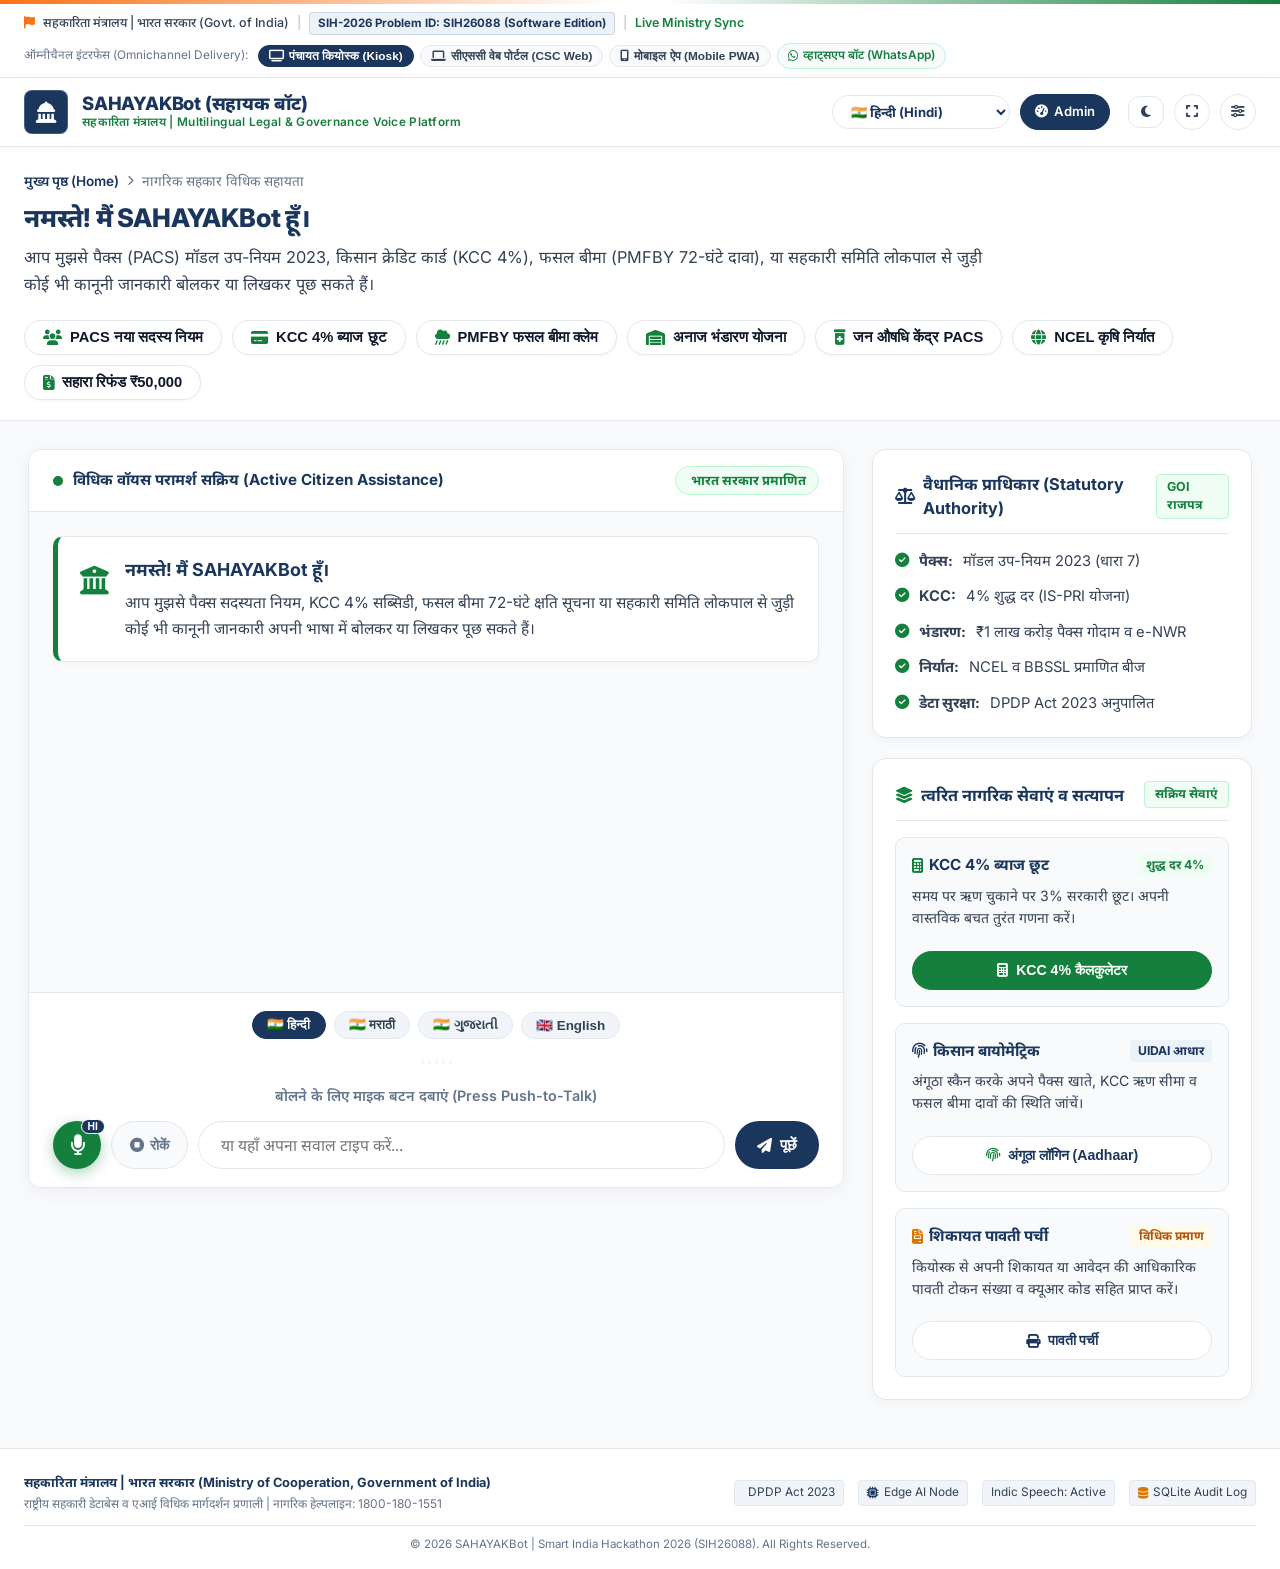
<file: public/index.html>
<!DOCTYPE html>
<html lang="hi">
<head>
  <meta charset="UTF-8">
  <meta name="viewport" content="width=device-width, initial-scale=1.0">
  <title>SAHAYAKBot | AI Cooperative Governance & Legal Platform (SIH26088)</title>
  <link rel="manifest" href="manifest.json">
  <meta name="theme-color" content="#1a365d">
  <meta name="apple-mobile-web-app-capable" content="yes">
  <meta name="apple-mobile-web-app-status-bar-style" content="default">
  
  <!-- Professional Enterprise Typography: Inter & Noto Sans Indic -->
  <link rel="preconnect" href="https://fonts.googleapis.com">
  <link rel="preconnect" href="https://fonts.gstatic.com" crossorigin>
  <link href="https://fonts.googleapis.com/css2?family=Inter:wght@400;500;600;700&family=Noto+Sans+Devanagari:wght@400;500;600;700&family=Noto+Sans+Gujarati:wght@400;500;600;700&display=swap" rel="stylesheet">
  
  <link rel="stylesheet" href="style.css?v=3.8">
  <link rel="stylesheet" href="https://cdnjs.cloudflare.com/ajax/libs/font-awesome/6.4.0/css/all.min.css">
</head>
<body>

  <!-- 1. NATIONAL TRICOLOR TOP ACCENT STRIP -->
  <div class="national-identity-strip"></div>

  <!-- 2. NATIONAL TOP UTILITY BAR (Official Metadata & Omnichannel Switchers) -->
  <div class="national-header-bar" id="viewModeBar">
    <div class="national-header-container">
      
      <div class="nat-left">
        <i class="fa-solid fa-flag" style="color: #f97316;"></i>
        <span>सहकारिता मंत्रालय | भारत सरकार (Govt. of India)</span>
        <span style="opacity: 0.3;">|</span>
        <span class="sih-token" id="i18nProblem">SIH-2026: SIH26088</span>
        <span style="opacity: 0.3;">|</span>
        <span id="i18nStatusSync" style="color: #15803d; font-weight: 600;">
          <i class="fa-solid fa-circle-check"></i> राष्ट्रीय सहकारी डेटाबेस सिंक
        </span>
      </div>

      <div class="nat-modes">
        <span id="i18nModeInfo" style="font-size: 0.74rem; color: var(--text-muted); margin-right: 4px;">मोड:</span>
        <button aria-label="Panchayat Touch Kiosk Display" class="mode-chip active" id="btnModeKiosk" data-mode="kiosk" title="Panchayat Touch Kiosk Display">
          <i class="fa-solid fa-tv"></i> <span id="i18nKioskBtn">कियोस्क</span>
        </button>
        <button aria-label="CSC & PACS Operator Web Portal" class="mode-chip" id="btnModePortal" data-mode="portal" title="CSC & PACS Operator Web Portal">
          <i class="fa-solid fa-laptop"></i> <span id="i18nPortalBtn">सीएससी पोर्टल</span>
        </button>
        <button aria-label="Farmer Smartphone Progressive Web App" class="mode-chip" id="btnModeMobile" data-mode="mobile" title="Farmer Smartphone Progressive Web App">
          <i class="fa-solid fa-mobile-screen"></i> <span id="i18nMobileBtn">मोबाइल ऐप</span>
        </button>
        <a href="whatsapp.html" target="_blank" class="mode-chip" id="btnModeWhatsapp" style="color: #15803d; border-color: #bbf7d0;" title="Farmer WhatsApp Voice & Chat Bot">
          <i class="fa-brands fa-whatsapp"></i> <span id="i18nWhatsappBtn">WhatsApp</span>
        </a>
      </div>

    </div>
  </div>

  <!-- Omnichannel Portal Container (Kiosk, CSC Web Portal, Mobile PWA Frame) -->
  <div id="kioskWrapper" class="portal-wrapper">

    <!-- 3. CRISP, PROFESSIONAL STICKY NAVIGATION BAR -->
    <header class="gov-navbar app-header">
      <div class="gov-nav-container">
        
        <!-- Official Brand -->
        <a href="#" class="gov-brand">
          <div class="gov-emblem-seal">
            <i class="fa-solid fa-landmark-dome"></i>
          </div>
          <div class="gov-brand-text">
            <h1 id="i18nBrandTitle">SAHAYAKBot (सहायक बॉट)</h1>
            <p id="i18nBrandSub">सहकारिता मंत्रालय | AI Cooperative Legal & Governance Platform</p>
          </div>
        </a>

        <!-- Header Right: Essential Admin & Language Tools -->
        <div class="gov-nav-tools">
          
          <!-- Modern Language Selector Dropdown -->
          <select id="languageSelect" class="gov-lang-select" title="भाषा चुनें (Select Language)">
            <option value="hi-IN" selected>🇮🇳 हिन्दी (Hindi)</option>
            <option value="en-IN">🇬🇧 English</option>
            <option value="mr-IN">🇮🇳 मराठी (Marathi)</option>
            <option value="gu-IN">🇮🇳 ગુજરાતી (Gujarati)</option>
          </select>

          <a href="admin.html" target="_blank" class="gov-nav-btn primary" id="adminPortalLink" title="Ministry Admin Telemetry Portal">
            <i class="fa-solid fa-gauge-high"></i> <span id="i18nAdminBtn">Admin Portal</span>
          </a>

          <button class="gov-nav-btn" id="darkModeToggle" title="Toggle Dark Mode" style="border: 1px solid var(--border-light); background: var(--bg-card); color: var(--text-secondary); cursor: pointer; border-radius: var(--radius-card); padding: 8px 12px; margin-left: 8px;">
            <i class="fa-solid fa-moon"></i>
          </button>

          <!-- Utility Icons -->
          <span class="fullscreen-badge-active" id="fullscreenActiveBadge">
            <i class="fa-solid fa-expand"></i> KIOSK FULLSCREEN
          </span>

          <button aria-label="Toggle Fullscreen" id="toggleFullscreenBtn" class="gov-icon-btn" title="Toggle Fullscreen">
            <i class="fa-solid fa-expand"></i>
          </button>

          <button aria-label="Settings" id="openSettingsBtn" class="gov-icon-btn" title="Settings">
            <i class="fa-solid fa-sliders"></i>
          </button>

        </div>

      </div>
    </header>

    <!-- 4. CLEAN MAIN GREETING SECTION (Official Scale, No Oversized AI Text) -->
    <section class="gov-hero-section">
      <div class="gov-hero-container">
        
        <div class="gov-hero-breadcrumbs">
          <a href="#">मुख्य पृष्ठ (Home)</a>
          <i class="fa-solid fa-chevron-right" style="font-size: 0.65rem;"></i>
          <span>नागरिक सहकार विधिक सहायता</span>
        </div>

        <h2 class="gov-hero-heading" id="i18nWelcomeTitle">
          सहकारी समितियाँ (PACS) एवं किसान विधिक व शासन परामर्श
        </h2>

        <p class="gov-hero-subtext" id="i18nWelcomeDesc">
          PACS मॉडल उप-नियम 2023, किसान क्रेडिट कार्ड (KCC 4% शुद्ध दर), PMFBY 72-घंटे क्षति सूचना एवं सहकारी लोकपाल अधिकारों का नागरिक विधिक सहायता पोर्टल।
        </p>

        <!-- Unified Quick Action Questions -->
        <div class="quick-topics-wrapper" id="quickScenarioList">
          <span class="quick-topics-label" id="i18nQuickTitle">
            <i class="fa-solid fa-bolt" style="color: #d97706;"></i>
            <span id="i18nQuickSub">त्वरित प्रश्न:</span>
          </span>
          <button class="topic-card-btn scenario-chip" data-query="PACS में नया सदस्य कैसे बनें?">
            <i class="fa-solid fa-user-plus"></i> <span>PACS नया सदस्य नियम</span>
          </button>
          <button class="topic-card-btn scenario-chip" data-query="KCC पर 4% ब्याज और लोन के क्या नियम हैं?">
            <i class="fa-solid fa-credit-card"></i> <span>KCC लोन व 4% ब्याज छूट</span>
          </button>
          <button class="topic-card-btn scenario-chip" data-query="फसल नुकसान होने पर PMFBY में 72 घंटे में क्लेम कैसे करें?">
            <i class="fa-solid fa-cloud-sun-rain"></i> <span>PMFBY फसल बीमा क्लेम</span>
          </button>
          <button class="topic-card-btn scenario-chip" data-query="सहकारिता क्षेत्र में विश्व की सबसे बड़ी अनाज भंडारण योजना के क्या नियम व लाभ हैं?">
            <i class="fa-solid fa-warehouse"></i> <span>अनाज भंडारण योजना (₹1 लाख करोड़)</span>
          </button>
          <button class="topic-card-btn scenario-chip" data-query="PACS में प्रधानमंत्री भारतीय जन औषधि केंद्र कैसे खोलें?">
            <i class="fa-solid fa-prescription-bottle-medical"></i> <span>जन औषधि केंद्र PACS</span>
          </button>
          <button class="topic-card-btn scenario-chip" data-query="National Cooperative Exports Limited (NCEL) क्या है और इससे किसानों को क्या लाभ है?">
            <i class="fa-solid fa-globe"></i> <span>NCEL कृषि निर्यात</span>
          </button>
          <button class="topic-card-btn scenario-chip" data-query="सहारा रिफंड पोर्टल पर ₹50,000 क्लेम की प्रक्रिया क्या है?">
            <i class="fa-solid fa-money-bill-transfer"></i> <span>सहारा रिफंड ₹50,000</span>
          </button>
        </div>

      </div>
    </section>

    <!-- 5. STRUCTURED 2-COLUMN ENTERPRISE WORKSPACE -->
    <main class="gov-workspace">

      <!-- ==================================================================
           LEFT COLUMN: STRUCTURED CHAT CONTAINER & INPUT FIELD
           ================================================================== -->
      <section class="gov-chat-card">
        
        <!-- Chat Header -->
        <div class="chat-card-header">
          <div class="chat-status-meta">
            <span class="status-indicator-dot"></span>
            <span id="i18nAssistantStatus">विधिक वॉयस परामर्श सक्रिय (Active Citizen Assistance)</span>
          </div>
          <div class="chat-service-tag">
            <i class="fa-solid fa-shield-check" style="color: #15803d;"></i> भारत सरकार प्रमाणित
          </div>
        </div>

        <!-- Chat Feed -->
        <div class="chat-container" id="chatContainer">
          
          <div class="chat-welcome-banner" id="welcomeBanner">
            <div class="welcome-icon">
              <i class="fa-solid fa-building-columns"></i>
            </div>
            <div class="welcome-text">
              <h2>नमस्ते! मैं SAHAYAKBot हूँ।</h2>
              <p>
                आप मुझसे पैक्स सदस्यता नियम, KCC 4% सब्सिडी, फसल बीमा 72-घंटे क्षति सूचना या सहकारी समिति लोकपाल से जुड़ी कोई भी कानूनी जानकारी अपनी भाषा में बोलकर या लिखकर पूछ सकते हैं।
              </p>
            </div>
          </div>

          <!-- Dynamic Chat Messages will appear here -->
        </div>

        <!-- Chat Input & Push-to-Talk Voice Controls -->
        <div class="chat-footer-controls">
          
          <!-- Voice Language Selector Pills -->
          <div class="voice-lang-bar" id="voiceLangBar">
            <button aria-label="हिन्दी में बोलें" class="voice-lang-btn active" data-lang="hi-IN" title="हिन्दी में बोलें">
              🇮🇳 हिन्दी
            </button>
            <button aria-label="मराठीत बोला" class="voice-lang-btn" data-lang="mr-IN" title="मराठीत बोला">
              🇮🇳 मराठी
            </button>
            <button aria-label="ગુજરાતીમાં બોલો" class="voice-lang-btn" data-lang="gu-IN" title="ગુજરાતીમાં બોલો">
              🇮🇳 ગુજરાતી
            </button>
            <button aria-label="Speak in English" class="voice-lang-btn" data-lang="en-IN" title="Speak in English">
              🇬🇧 English
            </button>
          </div>

          <!-- Audio Waveform Visualizer -->
          <div class="voice-visualizer-container" id="visualizer">
            <div class="visualizer-bar"></div>
            <div class="visualizer-bar"></div>
            <div class="visualizer-bar"></div>
            <div class="visualizer-bar"></div>
            <div class="visualizer-bar"></div>
          </div>

          <!-- Voice Status Text -->
          <div class="voice-status-text" id="voiceStatus">
            बोलने के लिए माइक बटन दबाएं (Press to Speak)
          </div>

          <!-- Standard Clean Input Row -->
          <div class="chat-input-row">
            
            <!-- Push-to-Talk Mic Trigger -->
            <button aria-label="Push to Talk (बोलें)" id="micBtn" class="btn-push-to-talk" title="Push to Talk (बोलें)">
              <i class="fa-solid fa-microphone"></i>
              <span class="mic-lang-badge" id="micLangBadge" title="भाषा चक्र">HI</span>
            </button>

            <!-- Stop Ongoing Voice Button -->
            <button aria-label="चलती आवाज़ रोकें (Stop Voice)" id="stopVoiceBtn" class="btn-stop-voice" title="चलती आवाज़ रोकें (Stop Voice)" type="button">
              <i class="fa-solid fa-circle-stop"></i>
              <span id="i18nStopVoice">रोकें</span>
            </button>

            <!-- Text Input -->
            <input aria-label="या यहाँ अपना सवाल लिखें (Type in Hindi, Marathi, Gujarati, English)..." type="text" id="textInput" class="text-input-field" placeholder="या यहाँ अपना सवाल लिखें (Type in Hindi, Marathi, Gujarati, English)..." />

            <!-- Send Button -->
            <button aria-label="sendBtn" id="sendBtn" class="btn-send-text">
              <i class="fa-solid fa-paper-plane"></i> <span id="i18nSendBtn">पूछें</span>
            </button>

          </div>

        </div>

      </section>

      <!-- ==================================================================
           RIGHT COLUMN: CLEAN WHITE SERVICE CARDS (No dense dark blocks)
           ================================================================== -->
      <aside class="gov-sidebar">

        <!-- Card 1: Statutory Authority & Compliance -->
        <div class="gov-card">
          <div class="card-title-row">
            <h3 id="i18nStatutoryTitle">
              <i class="fa-solid fa-scale-balanced" style="color: var(--text-heading);"></i> वैधानिक प्राधिकार (Statutory Authority)
            </h3>
            <span class="badge-official">GOI राजपत्र</span>
          </div>
          <ul class="statutory-list" id="statutoryList">
            <li><i class="fa-solid fa-circle-check"></i> <strong>पैक्स:</strong> मॉडल उप-नियम 2023 (धारा 7 - सदस्यता अधिकार)</li>
            <li><i class="fa-solid fa-circle-check"></i> <strong>KCC:</strong> 4% शुद्ध दर (IS-PRI योजना व 3% ब्याज छूट)</li>
            <li><i class="fa-solid fa-circle-check"></i> <strong>फसल बीमा:</strong> 72-घंटे क्षति सूचना (PMFBY क्लॉज 14.2)</li>
            <li><i class="fa-solid fa-circle-check"></i> <strong>विवाद:</strong> MSCS अधिनियम 2023 (धारा 84 व लोकपाल)</li>
            <li><i class="fa-solid fa-circle-check"></i> <strong>डेटा सुरक्षा:</strong> DPDP Act 2023 अनुपालित व सुरक्षित</li>
          </ul>
        </div>

        <!-- Card 2: Unified Citizen Services & Verification -->
        <div class="gov-card">
          <div class="card-title-row">
            <h4>
              <i class="fa-solid fa-layer-group" style="color: #15803d;"></i> त्वरित नागरिक सेवाएं व सत्यापन
            </h4>
            <span class="badge-official" style="color: #15803d; background: var(--gov-emerald-subtle);">सक्रिय सेवाएं</span>
          </div>
          
          <div style="display: flex; flex-direction: column; gap: 16px; margin-top: 6px;">
            
            <!-- Service 1: KCC 4% Subsidized Loan Calculator -->
            <div class="service-subcard">
              <div class="service-subcard-header">
                <span class="service-subcard-title">
                  <i class="fa-solid fa-calculator" style="color: #15803d;"></i> KCC 4% ब्याज छूट
                </span>
                <span class="service-subcard-badge" style="color: #15803d; background: var(--gov-emerald-subtle);">शुद्ध दर 4%</span>
              </div>
              <p class="service-subcard-desc">
                समय पर ऋण चुकाने पर 3% सरकारी छूट। अपनी वास्तविक बचत तुरंत गणना करें।
              </p>
              <button aria-label="KCC 4% Subsidized Loan & Benefit Calculator" id="openKccCalcBtn" class="btn-card-action emerald" title="KCC 4% Subsidized Loan & Benefit Calculator">
                <i class="fa-solid fa-calculator"></i> <span id="i18nKccCalc">KCC 4% कैलकुलेटर खोलें</span>
              </button>
            </div>

            <!-- Service 2: Biometric Aadhaar PACS Authentication -->
            <div class="service-subcard">
              <div class="service-subcard-header">
                <span class="service-subcard-title">
                  <i class="fa-solid fa-fingerprint" style="color: var(--text-heading);"></i> किसान बायोमेट्रिक
                </span>
                <span class="service-subcard-badge" style="color: var(--text-heading); background: var(--gov-navy-subtle);">UIDAI आधार</span>
              </div>
              <p class="service-subcard-desc">
                अंगूठा स्कैन करके अपने पैक्स खाते, KCC ऋण सीमा व फसल बीमा दावों की स्थिति जांचें।
              </p>
              <button aria-label="Farmer Biometric Login" id="biometricBtn" class="btn-card-action" title="Farmer Biometric Login">
                <i class="fa-solid fa-fingerprint" style="color: #15803d;"></i> <span id="i18nBiometric">अंगूठा स्कैन करें (Simulate)</span>
              </button>

              <!-- Farmer Profile Card (Hidden until Aadhaar Authenticated) -->
              <div class="farmer-profile-card" id="farmerProfileCard" style="display: none; margin-top: 14px;">
                <div class="farmer-profile-header">
                  <div class="farmer-avatar">
                    <i class="fa-solid fa-user-check"></i>
                  </div>
                  <div>
                    <h5 style="color: var(--text-primary); font-size: 0.94rem; margin: 0; font-weight: 700;" id="i18nFarmerName">रमेश कुमार (Ramesh Kumar)</h5>
                    <span style="font-size: 0.78rem; color: #15803d; font-weight: 600;" id="i18nFarmerBadge"><i class="fa-solid fa-shield-check"></i> आधार सत्यापित</span>
                  </div>
                </div>
                <div class="farmer-profile-details" id="farmerProfileDetails" style="font-size: 0.88rem; line-height: 1.6;">
                  <div><strong>पैक्स:</strong> सोनीपत PACS (#PACS-HR-9042)</div>
                  <div><strong>KCC खाता:</strong> ₹1,80,000 (ब्याज: 4% Subsidized)</div>
                  <div><strong>भूमि:</strong> 3.5 एकड़ (खसरा 142/8)</div>
                  <div><strong>दावा:</strong> PMFBY बीमा दावा लंबित (₹28,500)</div>
                </div>
                <button aria-label="logoutFarmerBtn" id="logoutFarmerBtn" style="margin-top: 10px; width: 100%; background: var(--bg-subtle); color: var(--text-secondary); border: none; padding: 8px 12px; border-radius: 6px; font-size: 0.84rem; font-weight: 600; cursor: pointer;">
                  <i class="fa-solid fa-arrow-right-from-bracket"></i> <span id="i18nLogoutBtn">लॉगआउट करें</span>
                </button>
              </div>
            </div>

            <!-- Service 3: Legal Grievance Acknowledgement Slip -->
            <div class="service-subcard">
              <div class="service-subcard-header">
                <span class="service-subcard-title">
                  <i class="fa-solid fa-file-invoice" style="color: #d97706;"></i> शिकायत पावती पर्ची
                </span>
                <span class="service-subcard-badge" style="color: #b45309; background: var(--gov-saffron-subtle);">विधिक प्रमाण</span>
              </div>
              <p class="service-subcard-desc">
                कियोस्क से अपनी शिकायत या आवेदन की आधिकारिक पावती टोकन संख्या व क्यूआर कोड सहित प्राप्त करें।
              </p>
              <button aria-label="आधिकारिक शिकायत पावती देखें एवं प्रिंट करें" id="openReceiptBtn" class="btn-card-action" title="आधिकारिक शिकायत पावती देखें एवं प्रिंट करें">
                <i class="fa-solid fa-print"></i> <span id="i18nReceipt">पावती पर्ची देखें / प्रिंट करें</span>
              </button>
            </div>

          </div>
        </div>

      </aside>

    </main>

    <!-- 6. PROFESSIONAL GOVERNMENT FOOTER (Subtle Technical Telemetry) -->
    <footer class="gov-portal-footer">
      <div class="footer-container">
        
        <div>
          <div style="font-weight: 700; color: var(--text-heading); margin-bottom: 2px;">
            सहकारिता मंत्रालय | भारत सरकार (Ministry of Cooperation, Government of India)
          </div>
          <div style="font-size: 0.75rem; color: var(--text-muted);">
            राष्ट्रीय सहकारी डेटाबेस व एआई विधिक मार्गदर्शन प्रणाली | नागरिक हेल्पलाइन: 1800-180-1551
          </div>
        </div>

        <div class="footer-compliance-row">
          <span class="footer-tag">
            <i class="fa-solid fa-shield-check" style="color: #15803d;"></i> DPDP Act 2023
          </span>
          <span class="footer-tag">
            <i class="fa-solid fa-microchip" style="color: var(--text-heading);"></i> Edge AI Node
          </span>
          <span class="footer-tag" id="i18nStatusSpeech">
            <i class="fa-solid fa-volume-high" style="color: #0284c7;"></i> Indic Speech Active
          </span>
          <span class="footer-tag">
            <i class="fa-solid fa-database" style="color: #d97706;"></i> SQLite Audit Log
          </span>
        </div>

      </div>
      <div style="max-width: 1400px; margin: 12px auto 0 auto; text-align: center; font-size: 0.72rem; color: var(--text-muted); border-top: 1px solid var(--border-light); padding-top: 10px;">
        © 2026 SAHAYAKBot | Smart India Hackathon 2026 (SIH26088). All Rights Reserved.
      </div>
    </footer>

  </div>

  <!-- ==========================================================================
       MODALS: KCC CALCULATOR, RECEIPT SLIP, BIOMETRIC, SETTINGS
       ========================================================================== -->

  <!-- 1. KCC 4% Subsidized Loan Calculator Modal -->
  <div class="modal-overlay" id="kccCalcModal">
    <div class="calc-modal-card">
      <div class="calc-header">
        <div style="display: flex; align-items: center; gap: 10px;">
          <div style="background: var(--gov-emerald-subtle); color: #15803d; padding: 8px; border-radius: 8px; font-size: 1.1rem;">
            <i class="fa-solid fa-calculator"></i>
          </div>
          <div>
            <h4 style="margin: 0; color: var(--text-heading); font-size: 0.96rem; font-weight: 700;">KCC 4% शुद्ध ब्याज व सब्सिडी कैलकुलेटर</h4>
            <p style="margin: 2px 0 0 0; color: var(--text-muted); font-size: 0.74rem;">भारत सरकार ब्याज छूट योजना (IS-PRI) एवं RBI दिशा-निर्देश</p>
          </div>
        </div>
        <button aria-label="closeKccCalcBtn" class="btn-close-modal" id="closeKccCalcBtn">✕</button>
      </div>

      <div class="calc-body">
        <div style="margin-bottom: 14px;">
          <div style="display: flex; justify-content: space-between; font-size: 0.85rem; color: var(--text-secondary); margin-bottom: 6px;">
            <span>ऋण राशि (Loan Amount):</span>
            <strong id="calcLoanValDisplay" style="color: var(--text-heading); font-size: 1.15rem; font-weight: 700;">₹ 1,50,000</strong>
          </div>
          <input aria-label="kccLoanRange" type="range" id="kccLoanRange" min="20000" max="300000" step="10000" value="150000" style="width: 100%; accent-color: var(--text-heading);" />
          <div style="display: flex; justify-content: space-between; font-size: 0.72rem; color: var(--text-muted); margin-top: 4px;">
            <span>₹ 20,000</span>
            <span>₹ 1.6 लाख (कोलेटरल-मुक्त)</span>
            <span>₹ 3,00,000 (अधिकतम 4% सीमा)</span>
          </div>
        </div>

        <div class="calc-results-grid">
          <div class="calc-result-box">
            <div class="calc-res-label">सामान्य बैंक दर (Base)</div>
            <div class="calc-res-val" style="color: var(--text-secondary);">7.0%</div>
            <div class="calc-res-sub" id="calcBaseInt" style="color: var(--text-muted);">₹10,500 / वर्ष</div>
          </div>

          <div class="calc-result-box highlight-subvention">
            <div class="calc-res-label">केन्द्रीय ब्याज छूट</div>
            <div class="calc-res-val" style="color: #15803d;">-3.0%</div>
            <div class="calc-res-sub" style="color: #15803d;" id="calcSubventionAmt">₹4,500 सरकार देगी</div>
          </div>

          <div class="calc-result-box highlight-net">
            <div class="calc-res-label">किसान को शुद्ध ब्याज</div>
            <div class="calc-res-val" style="color: var(--text-heading);">केवल 4.0%</div>
            <div class="calc-res-sub" style="color: var(--text-heading);" id="calcNetInt">₹6,000 / वर्ष</div>
          </div>
        </div>

        <div class="calc-benefit-banner">
          <i class="fa-solid fa-circle-check" style="color: #15803d; font-size: 1.3rem;"></i>
          <div style="font-size: 0.82rem; color: var(--text-primary);">
            <strong>किसान की वार्षिक बचत: <span id="calcSavingsDisplay" style="color: #15803d; font-weight: 700;">₹4,500</span></strong><br>
            <span style="font-size: 0.74rem; color: var(--text-muted);">*समय पर ऋण चुकाने पर 3% शीघ्र पुनर्भुगतान प्रोत्साहन (PRI)</span>
          </div>
        </div>

        <div style="display: flex; gap: 8px; margin-top: 14px;">
          <button aria-label="kccPrintSummaryBtn" class="btn-send-text" id="kccPrintSummaryBtn" style="flex: 1; justify-content: center;">
            <i class="fa-solid fa-print"></i> <span>पर्ची प्रिंट करें</span>
          </button>
          <button aria-label="kccWhatsappSummaryBtn" class="btn-receipt-whatsapp" id="kccWhatsappSummaryBtn">
            <i class="fa-brands fa-whatsapp"></i> <span>WhatsApp</span>
          </button>
        </div>
      </div>
    </div>
  </div>

  <!-- 2. Settings Modal -->
  <div class="modal-overlay" id="settingsModal">
    <div class="settings-modal-card" style="padding: 20px; max-width: 400px;">
      <div style="display: flex; justify-content: space-between; align-items: center; margin-bottom: 14px;">
        <h4 style="margin: 0; color: var(--text-heading); font-size: 0.96rem; font-weight: 700;"><i class="fa-solid fa-sliders"></i> सिस्टम सेटिंग्स</h4>
        <button aria-label="closeSettingsBtn" class="btn-close-modal" id="closeSettingsBtn">✕</button>
      </div>
      
      <div style="margin-bottom: 14px;">
        <label style="font-size: 0.82rem; color: var(--text-secondary); font-weight: 600; display: block; margin-bottom: 4px;">
          Google Gemini API Key (वैकल्पिक / Optional):
        </label>
        <input aria-label="AIzaSy..." type="password" id="geminiApiKeyInput" class="text-input-field" style="width: 100%; border-radius: 6px; padding: 8px 12px;" placeholder="AIzaSy..." />
        <p style="font-size: 0.72rem; color: var(--text-muted); margin-top: 4px;">
          * इन-बिल्ट LLaMA-3.2 NIM AI व PACS विधिक डेटाबेस सक्रिय है।
        </p>
      </div>

      <div style="margin-bottom: 18px;">
        <label style="font-size: 0.82rem; color: var(--text-secondary); font-weight: 600; display: block; margin-bottom: 4px;">आवाज की गति (Speech Speed):</label>
        <input aria-label="speechRateRange" type="range" id="speechRateRange" min="0.7" max="1.3" step="0.1" value="1.0" style="width: 100%; accent-color: var(--text-heading);">
      </div>

      <div style="display: flex; justify-content: flex-end; gap: 8px;">
        <button aria-label="saveSettingsBtn" class="btn-send-text" id="saveSettingsBtn" style="padding: 7px 16px; font-size: 0.82rem;">सेव करें</button>
      </div>
    </div>
  </div>

  <!-- 3. Biometric Scanner Modal -->
  <div class="modal-overlay" id="biometricModal">
    <div class="scanner-card">
      <div class="calc-header">
        <div style="display: flex; align-items: center; gap: 10px;">
          <div style="background: var(--gov-emerald-subtle); color: #15803d; padding: 8px; border-radius: 8px; font-size: 1.1rem;">
            <i class="fa-solid fa-fingerprint"></i>
          </div>
          <div>
            <h4 style="margin: 0; color: var(--text-heading); font-size: 0.96rem; font-weight: 700;">किसान बायोमेट्रिक प्रमाणीकरण</h4>
            <p style="margin: 2px 0 0 0; color: var(--text-muted); font-size: 0.74rem;">सहकारिता मंत्रालय (GOI) - आधार / PACS सदस्य सत्यापन</p>
          </div>
        </div>
        <button aria-label="closeBiometricBtn" class="btn-close-modal" id="closeBiometricBtn">✕</button>
      </div>

      <div class="calc-body" style="text-align: center;">
        <div class="fingerprint-scan-zone" id="scanZone">
          <div class="scan-laser-line" id="laserLine"></div>
          <i class="fa-solid fa-fingerprint scanner-icon" id="scannerIcon"></i>
        </div>

        <div class="scanner-status" id="scannerStatusText">
          कृपया अपना अंगूठा बायोमेट्रिक सेंसर पर रखें...
        </div>

        <div style="display: flex; gap: 8px; justify-content: center; margin-top: 16px;">
          <button aria-label="triggerScanBtn" class="btn-send-text" id="triggerScanBtn">
            <i class="fa-solid fa-hand"></i> <span>अंगूठा स्कैन करें (Simulate)</span>
          </button>
        </div>
      </div>
    </div>
  </div>

  <!-- 4. Formal Grievance Acknowledgement Slip Modal -->
  <div class="modal-overlay" id="receiptModal">
    <div class="scanner-card" style="max-width: 500px; background: var(--bg-card); color: var(--text-primary); border: 1.5px solid var(--border-card); border-radius: 12px; overflow: hidden; padding: 0;">
      <div style="background: #1a365d; color: white; padding: 14px 18px; text-align: center;">
        <div style="font-size: 1.05rem; font-weight: 700;">सहकारिता मंत्रालय, भारत सरकार</div>
        <div style="font-size: 0.78rem; opacity: 0.9;">Ministry of Cooperation | शिकायत निवारण व विधिक पावती</div>
      </div>
      <div style="padding: 18px; font-size: 0.86rem;">
        <div style="text-align: center; font-weight: 700; color: var(--text-heading); margin-bottom: 12px; font-size: 0.95rem;">
          आधिकारिक पावती पर्ची (Formal Legal Acknowledgement Slip)
        </div>
        <table style="width: 100%; border-collapse: collapse;">
          <tr style="border-bottom: 1px solid #e2e8f0;">
            <td style="padding: 7px 4px; font-weight: 600; color: var(--text-secondary); width: 42%;">पावती संदर्भ संख्या:</td>
            <td id="slipToken" style="padding: 7px 4px; font-weight: 700; color: #b45309;">MOC-2026-4891</td>
          </tr>
          <tr style="border-bottom: 1px solid #e2e8f0;">
            <td style="padding: 7px 4px; font-weight: 600; color: var(--text-secondary);">आवेदक / सदस्य नाम:</td>
            <td id="slipCitizen" style="padding: 7px 4px; font-weight: 600;">राम सिंह (सदस्य सं. 402)</td>
          </tr>
          <tr style="border-bottom: 1px solid #e2e8f0;">
            <td style="padding: 7px 4px; font-weight: 600; color: var(--text-secondary);">संबद्ध पैक्स (PACS):</td>
            <td id="slipPacs" style="padding: 7px 4px;">सोनीपत प्राथमिक कृषि साख समिति (PACS)</td>
          </tr>
          <tr style="border-bottom: 1px solid #e2e8f0;">
            <td style="padding: 7px 4px; font-weight: 600; color: var(--text-secondary);">विषय / कानूनी मामला:</td>
            <td id="slipCategory" style="padding: 7px 4px; font-weight: 600;">पैक्स सदस्यता अधिकार व उप-नियम</td>
          </tr>
          <tr style="border-bottom: 1px solid #e2e8f0;">
            <td style="padding: 7px 4px; font-weight: 600; color: var(--text-secondary);">वैधानिक आधार:</td>
            <td id="slipStatute" style="padding: 7px 4px; color: #15803d; font-weight: 700;">मॉडल उप-नियम 2023, धारा 7</td>
          </tr>
          <tr style="border-bottom: 1px solid #e2e8f0;">
            <td style="padding: 7px 4px; font-weight: 600; color: var(--text-secondary);">समय-सीमा (SLA):</td>
            <td style="padding: 7px 4px; color: #dc2626; font-weight: 700;">30 कार्य दिवस (ARCS वैधानिक आदेश)</td>
          </tr>
        </table>

        <div style="text-align: center; margin: 14px 0; padding: 10px; background: var(--bg-page); border-radius: 8px; border: 1px dashed var(--border-light);">
          <svg width="76" height="76" viewBox="0 0 100 100">
            <rect width="100" height="100" fill="#ffffff" />
            <rect x="10" y="10" width="25" height="25" fill="#1a365d" />
            <rect x="65" y="10" width="25" height="25" fill="#1a365d" />
            <rect x="10" y="65" width="25" height="25" fill="#1a365d" />
            <rect x="15" y="15" width="15" height="15" fill="#ffffff" />
            <rect x="70" y="15" width="15" height="15" fill="#ffffff" />
            <rect x="15" y="70" width="15" height="15" fill="#ffffff" />
            <rect x="42" y="15" width="16" height="16" fill="#1a365d" />
            <rect x="42" y="42" width="16" height="16" fill="#1a365d" />
            <rect x="70" y="45" width="18" height="18" fill="#1a365d" />
            <rect x="45" y="70" width="20" height="20" fill="#1a365d" />
          </svg>
          <div style="font-size: 0.7rem; color: var(--text-muted); margin-top: 4px; font-weight: 600;">
            सत्यापन क्यूआर कोड (National Cooperative Grievance Portal)
          </div>
        </div>
      </div>
      <div style="display: flex; gap: 8px; padding: 12px 18px; background: var(--bg-page); border-top: 1px solid var(--border-light);">
        <button aria-label="printSlipBtn" class="btn-send-text" id="printSlipBtn" style="flex: 1; justify-content: center;" onclick="window.print()">
          <i class="fa-solid fa-print"></i> <span id="i18nSlipPrint">प्रिंट / PDF सेव करें</span>
        </button>
        <button aria-label="whatsappSlipBtn" class="btn-receipt-whatsapp" id="whatsappSlipBtn">
          <i class="fa-brands fa-whatsapp"></i> <span id="i18nSlipWa">WhatsApp</span>
        </button>
        <button aria-label="closeReceiptBtn" class="btn-close-modal" id="closeReceiptBtn"><span id="i18nSlipClose">✕</span></button>
      </div>
    </div>
  </div>

  <script src="app.js?v=3.5"></script>
  
  <script>
    // Offline Service Worker
    if ('serviceWorker' in navigator) {
      window.addEventListener('load', () => {
        navigator.serviceWorker.register('/sw.js?v=3.3')
          .then(reg => {
            console.log('[PWA] Service Worker registered:', reg.scope);
            reg.update();
          })
          .catch(err => console.warn('[PWA] SW registration failed:', err));
      });
    }
  </script>
</body>
</html>
</file>
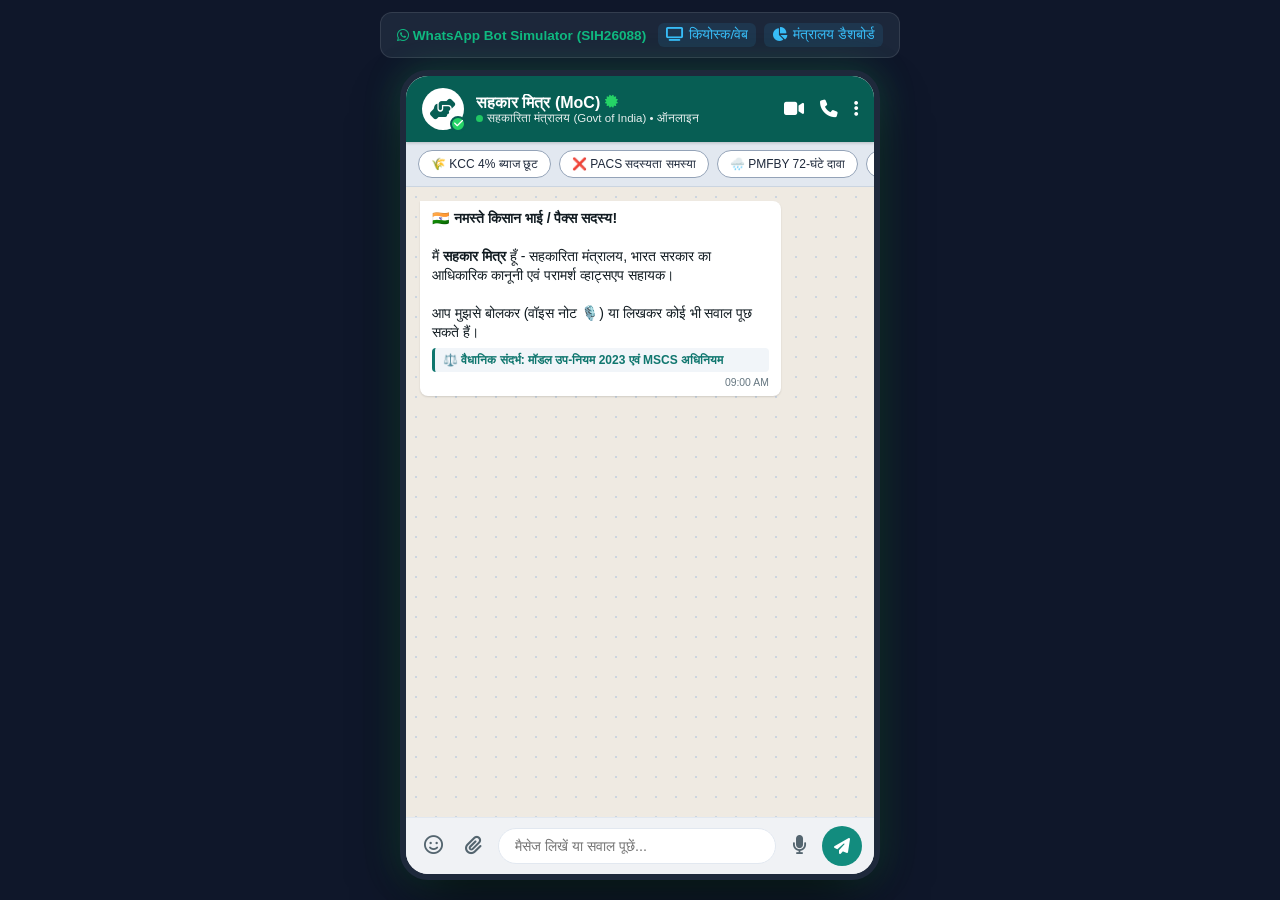
<file: whatsapp.html>
<!DOCTYPE html>
<html lang="hi">
<head>
  <meta charset="UTF-8">
  <meta name="viewport" content="width=device-width, initial-scale=1.0">
  <title>सहकार मित्र WhatsApp Bot | Ministry of Cooperation (SIH26088)</title>
  <link rel="stylesheet" href="https://cdnjs.cloudflare.com/ajax/libs/font-awesome/6.4.0/css/all.min.css">
  <style>
    :root {
      --wa-green: #075e54;
      --wa-green-light: #25d366;
      --wa-teal: #128c7e;
      --wa-chat-bg: #efeae2;
      --wa-bubble-in: #ffffff;
      --wa-bubble-out: #d9fdd3;
      --wa-dark-bg: #111b21;
      --wa-dark-chat: #0b141a;
      --wa-dark-bubble-in: #202c33;
      --wa-dark-bubble-out: #005c4b;
      --wa-text-primary: #111b21;
      --wa-text-secondary: #667781;
    }

    * {
      box-sizing: border-box;
      margin: 0;
      padding: 0;
      font-family: -apple-system, BlinkMacSystemFont, 'Segoe UI', Roboto, Helvetica, Arial, sans-serif;
    }

    body {
      background: #0f172a;
      color: #f8fafc;
      min-height: 100vh;
      display: flex;
      flex-direction: column;
      align-items: center;
      justify-content: flex-start;
      padding: 12px;
    }

    /* Top Navigation bar */
    .top-nav {
      width: 100%;
      max-width: 520px;
      display: flex;
      justify-content: space-between;
      align-items: center;
      background: rgba(30, 41, 59, 0.95);
      border: 1px solid rgba(255, 255, 255, 0.1);
      padding: 10px 16px;
      border-radius: 12px;
      margin-bottom: 12px;
      font-size: 0.85rem;
    }
    .top-nav a {
      color: #38bdf8;
      text-decoration: none;
      display: flex;
      align-items: center;
      gap: 6px;
      font-weight: 500;
      padding: 4px 8px;
      border-radius: 6px;
      background: rgba(56, 189, 248, 0.1);
    }
    .top-nav a:hover {
      background: rgba(56, 189, 248, 0.2);
    }

    /* WhatsApp Phone Frame */
    .phone-container {
      width: 100%;
      max-width: 480px;
      height: 90vh;
      max-height: 840px;
      background: #ffffff;
      border-radius: 28px;
      overflow: hidden;
      display: flex;
      flex-direction: column;
      box-shadow: 0 25px 60px -15px rgba(0, 0, 0, 0.8), 0 0 35px rgba(37, 211, 102, 0.25);
      border: 6px solid #1e293b;
      position: relative;
    }

    /* WhatsApp Header */
    .wa-header {
      background: var(--wa-green);
      color: #ffffff;
      padding: 12px 16px;
      display: flex;
      align-items: center;
      gap: 12px;
      box-shadow: 0 1px 3px rgba(0,0,0,0.2);
      z-index: 10;
    }
    .wa-avatar-wrap {
      position: relative;
      width: 42px;
      height: 42px;
      border-radius: 50%;
      background: #ffffff;
      display: flex;
      align-items: center;
      justify-content: center;
      color: var(--wa-green);
      font-size: 1.3rem;
      flex-shrink: 0;
    }
    .wa-verified-tick {
      position: absolute;
      bottom: -2px;
      right: -2px;
      background: #25d366;
      color: white;
      font-size: 0.65rem;
      width: 16px;
      height: 16px;
      border-radius: 50%;
      display: flex;
      align-items: center;
      justify-content: center;
      border: 2px solid var(--wa-green);
    }
    .wa-user-info {
      flex: 1;
      min-width: 0;
    }
    .wa-user-name {
      font-size: 1rem;
      font-weight: 600;
      display: flex;
      align-items: center;
      gap: 5px;
      white-space: nowrap;
      overflow: hidden;
      text-overflow: ellipsis;
    }
    .wa-user-status {
      font-size: 0.72rem;
      opacity: 0.9;
      display: flex;
      align-items: center;
      gap: 4px;
    }
    .wa-online-dot {
      width: 7px;
      height: 7px;
      background: #25d366;
      border-radius: 50%;
      display: inline-block;
    }
    .wa-header-actions {
      display: flex;
      gap: 16px;
      font-size: 1.1rem;
      color: #ffffff;
    }

    /* Scenario Quick Chips Bar */
    .scenario-bar {
      background: #e2e8f0;
      padding: 8px 12px;
      display: flex;
      gap: 8px;
      overflow-x: auto;
      white-space: nowrap;
      border-bottom: 1px solid #cbd5e1;
    }
    .scenario-bar::-webkit-scrollbar {
      display: none;
    }
    .chip-btn {
      background: #ffffff;
      border: 1px solid #94a3b8;
      color: #1e293b;
      padding: 6px 12px;
      border-radius: 16px;
      font-size: 0.75rem;
      cursor: pointer;
      display: inline-flex;
      align-items: center;
      gap: 6px;
      transition: all 0.2s;
    }
    .chip-btn:hover {
      background: var(--wa-teal);
      color: #ffffff;
      border-color: var(--wa-teal);
    }

    /* Chat Body */
    .chat-body {
      flex: 1;
      background-color: var(--wa-chat-bg);
      background-image: radial-gradient(#cbd5e1 1px, transparent 1px);
      background-size: 20px 20px;
      padding: 14px;
      overflow-y: auto;
      display: flex;
      flex-direction: column;
      gap: 10px;
    }

    /* WhatsApp Message Bubble */
    .msg-row {
      display: flex;
      width: 100%;
    }
    .msg-row.bot {
      justify-content: flex-start;
    }
    .msg-row.user {
      justify-content: flex-end;
    }
    .wa-bubble {
      max-width: 82%;
      padding: 8px 12px 6px;
      border-radius: 8px;
      position: relative;
      font-size: 0.88rem;
      line-height: 1.35;
      box-shadow: 0 1px 2px rgba(0,0,0,0.13);
      word-wrap: break-word;
    }
    .msg-row.bot .wa-bubble {
      background: var(--wa-bubble-in);
      color: var(--wa-text-primary);
      border-top-left-radius: 0;
    }
    .msg-row.user .wa-bubble {
      background: var(--wa-bubble-out);
      color: var(--wa-text-primary);
      border-top-right-radius: 0;
    }
    .msg-time {
      font-size: 0.65rem;
      color: var(--wa-text-secondary);
      float: right;
      margin-left: 10px;
      margin-top: 4px;
      display: flex;
      align-items: center;
      gap: 2px;
    }
    .msg-time .fa-check-double {
      color: #53bdeb;
    }

    /* Statutory Badge in Chat Bubble */
    .legal-badge {
      display: inline-block;
      background: #f1f5f9;
      color: #0f766e;
      border-left: 3px solid #0f766e;
      padding: 4px 8px;
      border-radius: 4px;
      font-size: 0.75rem;
      font-weight: 600;
      margin-top: 6px;
      width: 100%;
    }

    /* Voice Note Player Inside Bubble */
    .audio-player-card {
      display: flex;
      align-items: center;
      gap: 10px;
      background: #f8fafc;
      border: 1px solid #e2e8f0;
      padding: 6px 10px;
      border-radius: 20px;
      margin-top: 8px;
    }
    .play-vn-btn {
      width: 32px;
      height: 32px;
      border-radius: 50%;
      background: var(--wa-teal);
      color: white;
      border: none;
      display: flex;
      align-items: center;
      justify-content: center;
      cursor: pointer;
      font-size: 0.8rem;
    }
    .vn-waveform {
      flex: 1;
      height: 12px;
      background: repeating-linear-gradient(90deg, #94a3b8, #94a3b8 2px, transparent 2px, transparent 4px);
    }
    .vn-duration {
      font-size: 0.7rem;
      color: #64748b;
    }

    /* Action button in chat */
    .bubble-action-btn {
      display: inline-flex;
      align-items: center;
      justify-content: center;
      gap: 6px;
      background: #0f766e;
      color: white;
      text-decoration: none;
      padding: 6px 12px;
      border-radius: 6px;
      font-size: 0.78rem;
      margin-top: 8px;
      font-weight: 600;
      cursor: pointer;
      border: none;
      width: 100%;
    }
    .bubble-action-btn:hover {
      background: #115e59;
    }

    /* WhatsApp Footer / Input Bar */
    .wa-footer {
      background: #f0f2f5;
      padding: 8px 12px;
      display: flex;
      align-items: center;
      gap: 10px;
      border-top: 1px solid #e2e8f0;
    }
    .wa-input-box {
      flex: 1;
      background: #ffffff;
      border: 1px solid #e2e8f0;
      border-radius: 24px;
      padding: 9px 16px;
      font-size: 0.9rem;
      outline: none;
    }
    .wa-icon-btn {
      background: none;
      border: none;
      color: #54656f;
      font-size: 1.2rem;
      cursor: pointer;
      display: flex;
      align-items: center;
      justify-content: center;
      padding: 6px;
    }
    .wa-send-btn {
      width: 40px;
      height: 40px;
      border-radius: 50%;
      background: var(--wa-teal);
      color: #ffffff;
      border: none;
      display: flex;
      align-items: center;
      justify-content: center;
      font-size: 1rem;
      cursor: pointer;
      transition: background 0.2s;
      flex-shrink: 0;
    }
    .wa-send-btn:hover {
      background: var(--wa-green);
    }
    .recording-active {
      background: #ef4444 !important;
      animation: pulse 1s infinite alternate;
    }

    @keyframes pulse {
      from { transform: scale(1); }
      to { transform: scale(1.1); }
    }

    /* Grievance Slip Modal */
    .modal-overlay {
      position: fixed;
      inset: 0;
      background: rgba(0, 0, 0, 0.75);
      display: none;
      align-items: center;
      justify-content: center;
      z-index: 1000;
      padding: 16px;
    }
    .modal-overlay.active {
      display: flex;
    }
    .receipt-card {
      background: #ffffff;
      color: #1e293b;
      width: 100%;
      max-width: 460px;
      border-radius: 12px;
      overflow: hidden;
      box-shadow: 0 20px 40px rgba(0,0,0,0.5);
      border: 2px solid #0f766e;
    }
    .receipt-header {
      background: #0f766e;
      color: white;
      padding: 14px;
      text-align: center;
    }
    .receipt-body {
      padding: 16px;
      font-size: 0.85rem;
    }
    .receipt-table {
      width: 100%;
      border-collapse: collapse;
      margin-top: 10px;
    }
    .receipt-table td {
      padding: 6px 8px;
      border-bottom: 1px solid #e2e8f0;
    }
    .receipt-table td:first-child {
      font-weight: 600;
      color: #475569;
      width: 40%;
    }
    .qr-container {
      text-align: center;
      margin: 14px 0;
      padding: 10px;
      background: #f8fafc;
      border-radius: 8px;
      border: 1px dashed #cbd5e1;
    }
    .receipt-actions {
      display: flex;
      gap: 10px;
      padding: 12px 16px;
      background: #f1f5f9;
      border-top: 1px solid #e2e8f0;
    }
    .btn-print {
      flex: 1;
      background: #0f766e;
      color: white;
      border: none;
      padding: 8px;
      border-radius: 6px;
      font-weight: 600;
      cursor: pointer;
    }
    .btn-close {
      background: #e2e8f0;
      color: #334155;
      border: none;
      padding: 8px 14px;
      border-radius: 6px;
      cursor: pointer;
    }

    @media print {
      body * {
        visibility: hidden;
      }
      .receipt-card, .receipt-card * {
        visibility: visible;
      }
      .receipt-card {
        position: absolute;
        left: 0;
        top: 0;
        width: 100%;
        max-width: 100%;
        border: 1px solid black;
      }
      .receipt-actions {
        display: none;
      }
    }
  </style>
</head>
<body>

  <!-- Top Navigation -->
  <div class="top-nav">
    <span style="font-weight: 600; color: #10b981;">
      <i class="fa-brands fa-whatsapp"></i> WhatsApp Bot Simulator (SIH26088)
    </span>
    <div style="display: flex; gap: 8px;">
      <a href="index.html"><i class="fa-solid fa-tv"></i> कियोस्क/वेब</a>
      <a href="admin.html"><i class="fa-solid fa-chart-pie"></i> मंत्रालय डैशबोर्ड</a>
    </div>
  </div>

  <!-- WhatsApp Mockup Container -->
  <div class="phone-container">
    
    <!-- WhatsApp Header -->
    <div class="wa-header">
      <div class="wa-avatar-wrap">
        <i class="fa-solid fa-handshake-angle"></i>
        <div class="wa-verified-tick"><i class="fa-solid fa-check"></i></div>
      </div>
      <div class="wa-user-info">
        <div class="wa-user-name">
          सहकार मित्र (MoC)
          <i class="fa-solid fa-certificate" style="color: #25d366; font-size: 0.8rem;"></i>
        </div>
        <div class="wa-user-status">
          <span class="wa-online-dot"></span>
          <span>सहकारिता मंत्रालय (Govt of India) • ऑनलाइन</span>
        </div>
      </div>
      <div class="wa-header-actions">
        <i class="fa-solid fa-video"></i>
        <i class="fa-solid fa-phone"></i>
        <i class="fa-solid fa-ellipsis-vertical"></i>
      </div>
    </div>

    <!-- Quick Scenario Chips -->
    <div class="scenario-bar">
      <button class="chip-btn" onclick="sendQuickPrompt('KCC 4% ऋण ब्याज छूट कैसे मिलती है?')">
        🌾 KCC 4% ब्याज छूट
      </button>
      <button class="chip-btn" onclick="sendQuickPrompt('सचिव ने PACS सदस्यता फॉर्म लेने से मना कर दिया')">
        ❌ PACS सदस्यता समस्या
      </button>
      <button class="chip-btn" onclick="sendQuickPrompt('बेमौसम बारिश से फसल बर्बाद हो गई, PMFBY दावा कैसे करें?')">
        🌧️ PMFBY 72-घंटे दावा
      </button>
      <button class="chip-btn" onclick="sendQuickPrompt('सहकारी समिति लोकपाल को शिकायत कैसे करें?')">
        ⚖️ लोकपाल शिकायत
      </button>
    </div>

    <!-- Chat Messages Body -->
    <div class="chat-body" id="chatBody">
      <!-- Welcome Message -->
      <div class="msg-row bot">
        <div class="wa-bubble">
          <strong>🇮🇳 नमस्ते किसान भाई / पैक्स सदस्य!</strong><br><br>
          मैं <strong>सहकार मित्र</strong> हूँ - सहकारिता मंत्रालय, भारत सरकार का आधिकारिक कानूनी एवं परामर्श व्हाट्सएप सहायक।<br><br>
          आप मुझसे बोलकर (वॉइस नोट 🎙️) या लिखकर कोई भी सवाल पूछ सकते हैं।
          <div class="legal-badge">
            ⚖️ वैधानिक संदर्भ: मॉडल उप-नियम 2023 एवं MSCS अधिनियम
          </div>
          <div class="msg-time">
            09:00 AM
          </div>
        </div>
      </div>
    </div>

    <!-- WhatsApp Footer / Input -->
    <div class="wa-footer">
      <button class="wa-icon-btn" title="Emoji"><i class="fa-regular fa-face-smile"></i></button>
      <button class="wa-icon-btn" title="Attach"><i class="fa-solid fa-paperclip"></i></button>
      
      <input type="text" id="waInput" class="wa-input-box" placeholder="मैसेज लिखें या सवाल पूछें..." onkeydown="if(event.key==='Enter') sendMessage()">
      
      <button id="micBtn" class="wa-icon-btn" title="वॉइस नोट रिकॉर्ड करें" onclick="toggleVoiceInput()">
        <i class="fa-solid fa-microphone"></i>
      </button>

      <button class="wa-send-btn" id="sendBtn" onclick="sendMessage()" title="भेजें">
        <i class="fa-solid fa-paper-plane"></i>
      </button>
    </div>

  </div>

  <!-- Grievance Slip Modal -->
  <div class="modal-overlay" id="receiptModal">
    <div class="receipt-card">
      <div class="receipt-header">
        <div style="font-size: 1.1rem; font-weight: 700;">सहकारिता मंत्रालय, भारत सरकार</div>
        <div style="font-size: 0.8rem; opacity: 0.9;">Ministry of Cooperation | शिकायत निवारण पावती</div>
      </div>
      <div class="receipt-body">
        <div style="text-align: center; font-weight: 700; color: #0f766e; margin-bottom: 8px;">
          आधिकारिक पावती पर्ची (Formal Acknowledgement Slip)
        </div>
        <table class="receipt-table">
          <tr>
            <td>पावती टोकन (Token):</td>
            <td id="slipToken" style="font-weight: 700; color: #b45309;">MOC-2026-XXXX</td>
          </tr>
          <tr>
            <td>आवेदक / सदस्य:</td>
            <td id="slipCitizen">किसान / नागरिक</td>
          </tr>
          <tr>
            <td>पैक्स समिति:</td>
            <td id="slipPacs">प्राथमिक कृषि साख समिति</td>
          </tr>
          <tr>
            <td>कानूनी श्रेणी:</td>
            <td id="slipCategory">PACS Governance</td>
          </tr>
          <tr>
            <td>दिनांक एवं समय:</td>
            <td id="slipDate">06/09/2026</td>
          </tr>
          <tr>
            <td>वैधानिक संदर्भ:</td>
            <td id="slipStatute" style="color: #0f766e; font-size: 0.78rem;">मॉडल उप-नियम 2023, धारा 7</td>
          </tr>
          <tr>
            <td>निस्तारण समय-सीमा:</td>
            <td><strong>30 कार्य दिवस (ARCS वैधानिक आदेश)</strong></td>
          </tr>
        </table>

        <div class="qr-container">
          <svg width="80" height="80" viewBox="0 0 100 100">
            <rect width="100" height="100" fill="#ffffff" />
            <rect x="10" y="10" width="25" height="25" fill="#0f766e" />
            <rect x="65" y="10" width="25" height="25" fill="#0f766e" />
            <rect x="10" y="65" width="25" height="25" fill="#0f766e" />
            <rect x="15" y="15" width="15" height="15" fill="#ffffff" />
            <rect x="70" y="15" width="15" height="15" fill="#ffffff" />
            <rect x="15" y="70" width="15" height="15" fill="#ffffff" />
            <rect x="42" y="15" width="16" height="16" fill="#0f766e" />
            <rect x="42" y="42" width="16" height="16" fill="#0f766e" />
            <rect x="70" y="45" width="18" height="18" fill="#0f766e" />
            <rect x="45" y="70" width="20" height="20" fill="#0f766e" />
          </svg>
          <div style="font-size: 0.7rem; color: #64748b; margin-top: 4px;">
            सत्यापन क्यूआर कोड (ARCS पोर्टल डिजिटल सत्यापन)
          </div>
        </div>
      </div>
      <div class="receipt-actions">
        <button class="btn-print" onclick="window.print()">
          <i class="fa-solid fa-print"></i> प्रिंट / PDF सेव करें
        </button>
        <button class="btn-close" onclick="closeReceiptModal()">बंद करें</button>
      </div>
    </div>
  </div>

  <script>
    const chatBody = document.getElementById('chatBody');
    const waInput = document.getElementById('waInput');
    const micBtn = document.getElementById('micBtn');
    let recognition = null;
    let isRecording = false;

    // Web Speech API Initialization
    if ('webkitSpeechRecognition' in window || 'SpeechRecognition' in window) {
      const SpeechRecognition = window.SpeechRecognition || window.webkitSpeechRecognition;
      recognition = new SpeechRecognition();
      recognition.continuous = false;
      recognition.interimResults = false;
      recognition.lang = 'hi-IN';

      recognition.onstart = () => {
        isRecording = true;
        micBtn.classList.add('recording-active');
        waInput.placeholder = "सुन रहा हूँ... बोलिए...";
      };

      recognition.onresult = (e) => {
        const transcript = e.results[0][0].transcript;
        waInput.value = transcript;
        sendMessage();
      };

      recognition.onerror = (e) => {
        console.error("Speech error:", e);
        stopRecording();
      };

      recognition.onend = () => {
        stopRecording();
      };
    }

    function toggleVoiceInput() {
      if (!recognition) {
        alert("आपका ब्राउज़र वॉइस इनपुट सपोर्ट नहीं करता। कृपया क्रोम (Chrome) या एज (Edge) का उपयोग करें।");
        return;
      }
      if (isRecording) {
        recognition.stop();
      } else {
        recognition.start();
      }
    }

    function stopRecording() {
      isRecording = false;
      micBtn.classList.remove('recording-active');
      waInput.placeholder = "मैसेज लिखें या सवाल पूछें...";
    }

    function getCurrentTime() {
      const now = new Date();
      return now.toLocaleTimeString([], { hour: '2-digit', minute: '2-digit' });
    }

    function sendQuickPrompt(text) {
      waInput.value = text;
      sendMessage();
    }

    async function sendMessage() {
      const text = waInput.value.trim();
      if (!text) return;

      waInput.value = '';
      
      // Append user bubble
      appendMessage(text, 'user');

      // Show typing indicator
      const typingId = showTypingIndicator();

      try {
        const response = await fetch('/api/chat', {
          method: 'POST',
          headers: { 'Content-Type': 'application/json' },
          body: JSON.stringify({
            query: text,
            lang: 'hi',
            district: 'सोनीपत (हरियाणा)'
          })
        });

        removeTypingIndicator(typingId);

        if (response.ok) {
          const data = await response.json();
          const reply = data.reply || getLocalFallback(text);
          appendBotResponse(reply, text);
        } else {
          const fallback = getLocalFallback(text);
          appendBotResponse(fallback, text);
        }
      } catch (err) {
        removeTypingIndicator(typingId);
        const fallback = getLocalFallback(text);
        appendBotResponse(fallback, text);
      }
    }

    function showTypingIndicator() {
      const id = 'typing-' + Date.now();
      const row = document.createElement('div');
      row.className = 'msg-row bot';
      row.id = id;
      row.innerHTML = `
        <div class="wa-bubble" style="padding: 10px 16px; color: #64748b;">
          <i class="fa-solid fa-circle-notch fa-spin"></i> सहकार मित्र टाइप कर रहा है...
        </div>
      `;
      chatBody.appendChild(row);
      chatBody.scrollTop = chatBody.scrollHeight;
      return id;
    }

    function removeTypingIndicator(id) {
      const el = document.getElementById(id);
      if (el) el.remove();
    }

    function appendMessage(text, sender) {
      const row = document.createElement('div');
      row.className = `msg-row ${sender}`;
      row.innerHTML = `
        <div class="wa-bubble">
          ${text.replace(/\n/g, '<br>')}
          <div class="msg-time">
            ${getCurrentTime()}
            ${sender === 'user' ? '<i class="fa-solid fa-check-double"></i>' : ''}
          </div>
        </div>
      `;
      chatBody.appendChild(row);
      chatBody.scrollTop = chatBody.scrollHeight;
    }

    function appendBotResponse(replyText, originalQuery) {
      const row = document.createElement('div');
      row.className = 'msg-row bot';

      // Parse statutory citation if present
      let statute = "मॉडल उप-नियम 2023";
      if (replyText.includes("PMFBY")) statute = "PMFBY दिशा-निर्देश 2020 (क्लॉज 14.2)";
      else if (replyText.includes("KCC") || replyText.includes("ब्याज")) statute = "RBI/NABARD KCC दिशा-निर्देश (IS-PRI 4% Net)";
      else if (replyText.includes("धारा 84") || replyText.includes("विवाद")) statute = "बहु-राज्य सहकारी समिति अधिनियम 2023, धारा 84";

      // Formatted text
      const cleanText = replyText.replace(/\n/g, '<br>');

      // Generate unique token
      const token = "MOC-2026-" + Math.floor(1000 + Math.random() * 9000);

      // Create Voice Note audio element URL
      const speechSnippet = replyText.replace(/[*_#`]/g, '').substring(0, 180);
      const audioUrl = `/api/tts?text=${encodeURIComponent(speechSnippet)}&lang=hi`;

      row.innerHTML = `
        <div class="wa-bubble">
          ${cleanText}
          
          <div class="legal-badge">
            ⚖️ वैधानिक संदर्भ: ${statute}
          </div>

          <!-- WhatsApp Voice Note Audio Player -->
          <div class="audio-player-card">
            <button class="play-vn-btn" onclick="playVoiceNote('${encodeURIComponent(speechSnippet)}', this)">
              <i class="fa-solid fa-play"></i>
            </button>
            <div class="vn-waveform"></div>
            <span class="vn-duration">आवाज सुनें 🔊</span>
          </div>

          <!-- Grievance Receipt Action -->
          <button class="bubble-action-btn" onclick="openReceiptModal('${token}', '${originalQuery.replace(/'/g, "\\'")}', '${statute}')">
            <i class="fa-solid fa-file-shield"></i> आधिकारिक शिकायत पावती (Receipt) देखें
          </button>

          <div class="msg-time">
            ${getCurrentTime()}
          </div>
        </div>
      `;
      chatBody.appendChild(row);
      chatBody.scrollTop = chatBody.scrollHeight;
    }

    // Play Voice Note via /api/tts
    let currentAudio = null;
    function playVoiceNote(encodedSnippet, btnEl) {
      if (currentAudio) {
        currentAudio.pause();
        currentAudio = null;
        document.querySelectorAll('.play-vn-btn i').forEach(icon => {
          icon.className = 'fa-solid fa-play';
        });
      }

      const icon = btnEl.querySelector('i');
      icon.className = 'fa-solid fa-circle-notch fa-spin';

      const audio = new Audio(`/api/tts?text=${encodedSnippet}&lang=hi`);
      currentAudio = audio;

      audio.onplay = () => {
        icon.className = 'fa-solid fa-pause';
      };
      audio.onended = () => {
        icon.className = 'fa-solid fa-play';
        currentAudio = null;
      };
      audio.onerror = () => {
        icon.className = 'fa-solid fa-play';
        alert("ऑडियो लोड नहीं हो सका।");
      };

      audio.play().catch(e => {
        icon.className = 'fa-solid fa-play';
      });
    }

    function openReceiptModal(token, query, statute) {
      document.getElementById('slipToken').innerText = token;
      document.getElementById('slipCitizen').innerText = "किसान (WhatsApp Verified)";
      document.getElementById('slipPacs').innerText = "सोनीपत प्राथमिक कृषि साख समिति (PACS)";
      document.getElementById('slipCategory').innerText = query.substring(0, 35) + "...";
      document.getElementById('slipStatute').innerText = statute;
      document.getElementById('slipDate').innerText = new Date().toLocaleString('hi-IN');
      document.getElementById('receiptModal').classList.add('active');
    }

    function closeReceiptModal() {
      document.getElementById('receiptModal').classList.remove('active');
    }

    function getLocalFallback(query) {
      const q = query.toLowerCase();
      if (q.includes('kcc') || q.includes('ब्याज') || q.includes('ऋण')) {
        return "🌾 **किसान क्रेडिट कार्ड (KCC) 4% ब्याज योजना:**\n• सामान्य कृषि ऋण दर 7% होती है।\n• समय पर चुकता करने पर भारत सरकार 3% ब्याज उपदान (Subvention) देती है।\n• शुद्ध ब्याज दर केवल 4% वार्षिक रहती है। ₹1.60 लाख तक बिना गारंटी ऋण मिलता है।\n⚖️ वैधानिक संदर्भ: RBI/NABARD KCC दिशा-निर्देश एवं ब्याज छूट योजना (IS-PRI)";
      }
      if (q.includes('सचिव') || q.includes('सदस्य') || q.includes('फॉर्म') || q.includes('मना')) {
        return "❌ **पैक्स सदस्यता अधिकार (PACS Membership):**\n• मॉडल उप-नियम 2023 की धारा 7 के अनुसार कोई भी सचिव सदस्यता देने से अनुचित मना नहीं कर सकता।\n• यदि सचिव 15 दिनों में आवेदन न ले, तो आप सहायक निबंधक (ARCS) को शिकायत दर्ज कर सकते हैं।\n⚖️ वैधानिक संदर्भ: मॉडल उप-नियम 2023, धारा 7 (खुली एवं स्वैच्छिक सदस्यता)";
      }
      if (q.includes('फसल') || q.includes('बारिश') || q.includes('बीमा') || q.includes('नुकसान')) {
        return "🌧️ **फसल बीमा दावा (PMFBY 72-घंटे अनिवार्यता):**\n• ओलावृष्टि या अत्यधिक वर्षा से नुकसान होने पर 72 घंटे के भीतर कृषि रक्षक पोर्टल या 14447 पर सूचना दर्ज कराएं।\n• 48 घंटे में राजस्व एवं बीमा कंपनी की टीम संयुक्त पंचनामा बनाएगी।\n⚖️ वैधानिक संदर्भ: PMFBY दिशा-निर्देश 2020 (क्लॉज 14.2 - 72 घंटे समय सीमा)";
      }
      return "✅ आपकी शिकायत/पूछताछ दर्ज कर ली गई है। मॉडल उप-नियम 2023 के तहत 30 दिनों में कार्रवाई सुनिश्चित की जाएगी।\n⚖️ वैधानिक संदर्भ: बहु-राज्य सहकारी समिति अधिनियम 2023";
    }
  </script>
</body>
</html>
</file>
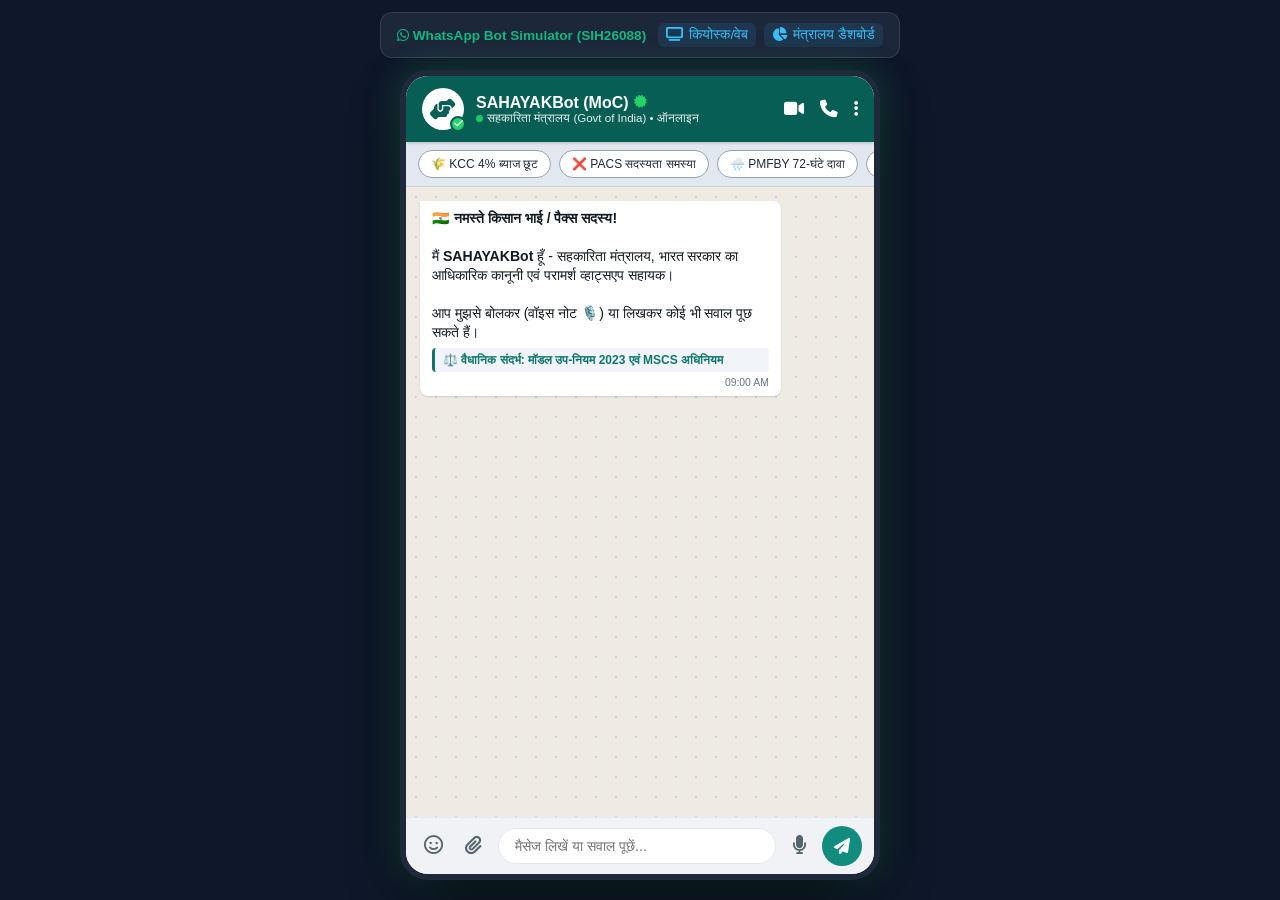
<file: public/whatsapp.html>
<!DOCTYPE html>
<html lang="hi">
<head>
  <meta charset="UTF-8">
  <meta name="viewport" content="width=device-width, initial-scale=1.0">
  <title>SAHAYAKBot WhatsApp Bot | Ministry of Cooperation (SIH26088)</title>
  <link rel="stylesheet" href="https://cdnjs.cloudflare.com/ajax/libs/font-awesome/6.4.0/css/all.min.css">
  <style>
    :root {
      --wa-green: #075e54;
      --wa-green-light: #25d366;
      --wa-teal: #128c7e;
      --wa-chat-bg: #efeae2;
      --wa-bubble-in: #ffffff;
      --wa-bubble-out: #d9fdd3;
      --wa-dark-bg: #111b21;
      --wa-dark-chat: #0b141a;
      --wa-dark-bubble-in: #202c33;
      --wa-dark-bubble-out: #005c4b;
      --wa-text-primary: #111b21;
      --wa-text-secondary: #667781;
    }

    * {
      box-sizing: border-box;
      margin: 0;
      padding: 0;
      font-family: -apple-system, BlinkMacSystemFont, 'Segoe UI', Roboto, Helvetica, Arial, sans-serif;
    }

    body {
      background: #0f172a;
      color: #f8fafc;
      min-height: 100vh;
      display: flex;
      flex-direction: column;
      align-items: center;
      justify-content: flex-start;
      padding: 12px;
    }

    /* Top Navigation bar */
    .top-nav {
      width: 100%;
      max-width: 520px;
      display: flex;
      justify-content: space-between;
      align-items: center;
      background: rgba(30, 41, 59, 0.95);
      border: 1px solid rgba(255, 255, 255, 0.1);
      padding: 10px 16px;
      border-radius: 12px;
      margin-bottom: 12px;
      font-size: 0.85rem;
    }
    .top-nav a {
      color: #38bdf8;
      text-decoration: none;
      display: flex;
      align-items: center;
      gap: 6px;
      font-weight: 500;
      padding: 4px 8px;
      border-radius: 6px;
      background: rgba(56, 189, 248, 0.1);
    }
    .top-nav a:hover {
      background: rgba(56, 189, 248, 0.2);
    }

    /* WhatsApp Phone Frame */
    .phone-container {
      width: 100%;
      max-width: 480px;
      height: 90vh;
      max-height: 840px;
      background: #ffffff;
      border-radius: 28px;
      overflow: hidden;
      display: flex;
      flex-direction: column;
      box-shadow: 0 25px 60px -15px rgba(0, 0, 0, 0.8), 0 0 35px rgba(37, 211, 102, 0.25);
      border: 6px solid #1e293b;
      position: relative;
    }

    /* WhatsApp Header */
    .wa-header {
      background: var(--wa-green);
      color: #ffffff;
      padding: 12px 16px;
      display: flex;
      align-items: center;
      gap: 12px;
      box-shadow: 0 1px 3px rgba(0,0,0,0.2);
      z-index: 10;
    }
    .wa-avatar-wrap {
      position: relative;
      width: 42px;
      height: 42px;
      border-radius: 50%;
      background: #ffffff;
      display: flex;
      align-items: center;
      justify-content: center;
      color: var(--wa-green);
      font-size: 1.3rem;
      flex-shrink: 0;
    }
    .wa-verified-tick {
      position: absolute;
      bottom: -2px;
      right: -2px;
      background: #25d366;
      color: white;
      font-size: 0.65rem;
      width: 16px;
      height: 16px;
      border-radius: 50%;
      display: flex;
      align-items: center;
      justify-content: center;
      border: 2px solid var(--wa-green);
    }
    .wa-user-info {
      flex: 1;
      min-width: 0;
    }
    .wa-user-name {
      font-size: 1rem;
      font-weight: 600;
      display: flex;
      align-items: center;
      gap: 5px;
      white-space: nowrap;
      overflow: hidden;
      text-overflow: ellipsis;
    }
    .wa-user-status {
      font-size: 0.72rem;
      opacity: 0.9;
      display: flex;
      align-items: center;
      gap: 4px;
    }
    .wa-online-dot {
      width: 7px;
      height: 7px;
      background: #25d366;
      border-radius: 50%;
      display: inline-block;
    }
    .wa-header-actions {
      display: flex;
      gap: 16px;
      font-size: 1.1rem;
      color: #ffffff;
    }

    /* Scenario Quick Chips Bar */
    .scenario-bar {
      background: #e2e8f0;
      padding: 8px 12px;
      display: flex;
      gap: 8px;
      overflow-x: auto;
      white-space: nowrap;
      border-bottom: 1px solid #cbd5e1;
    }
    .scenario-bar::-webkit-scrollbar {
      display: none;
    }
    .chip-btn {
      background: #ffffff;
      border: 1px solid #94a3b8;
      color: #1e293b;
      padding: 6px 12px;
      border-radius: 16px;
      font-size: 0.75rem;
      cursor: pointer;
      display: inline-flex;
      align-items: center;
      gap: 6px;
      transition: all 0.2s;
    }
    .chip-btn:hover {
      background: var(--wa-teal);
      color: #ffffff;
      border-color: var(--wa-teal);
    }

    /* Chat Body */
    .chat-body {
      flex: 1;
      background-color: var(--wa-chat-bg);
      background-image: radial-gradient(#cbd5e1 1px, transparent 1px);
      background-size: 20px 20px;
      padding: 14px;
      overflow-y: auto;
      display: flex;
      flex-direction: column;
      gap: 10px;
    }

    /* WhatsApp Message Bubble */
    .msg-row {
      display: flex;
      width: 100%;
    }
    .msg-row.bot {
      justify-content: flex-start;
    }
    .msg-row.user {
      justify-content: flex-end;
    }
    .wa-bubble {
      max-width: 82%;
      padding: 8px 12px 6px;
      border-radius: 8px;
      position: relative;
      font-size: 0.88rem;
      line-height: 1.35;
      box-shadow: 0 1px 2px rgba(0,0,0,0.13);
      word-wrap: break-word;
    }
    .msg-row.bot .wa-bubble {
      background: var(--wa-bubble-in);
      color: var(--wa-text-primary);
      border-top-left-radius: 0;
    }
    .msg-row.user .wa-bubble {
      background: var(--wa-bubble-out);
      color: var(--wa-text-primary);
      border-top-right-radius: 0;
    }
    .msg-time {
      font-size: 0.65rem;
      color: var(--wa-text-secondary);
      float: right;
      margin-left: 10px;
      margin-top: 4px;
      display: flex;
      align-items: center;
      gap: 2px;
    }
    .msg-time .fa-check-double {
      color: #53bdeb;
    }

    /* Statutory Badge in Chat Bubble */
    .legal-badge {
      display: inline-block;
      background: #f1f5f9;
      color: #0f766e;
      border-left: 3px solid #0f766e;
      padding: 4px 8px;
      border-radius: 4px;
      font-size: 0.75rem;
      font-weight: 600;
      margin-top: 6px;
      width: 100%;
    }

    /* Voice Note Player Inside Bubble */
    .audio-player-card {
      display: flex;
      align-items: center;
      gap: 10px;
      background: #f8fafc;
      border: 1px solid #e2e8f0;
      padding: 6px 10px;
      border-radius: 20px;
      margin-top: 8px;
    }
    .play-vn-btn {
      width: 32px;
      height: 32px;
      border-radius: 50%;
      background: var(--wa-teal);
      color: white;
      border: none;
      display: flex;
      align-items: center;
      justify-content: center;
      cursor: pointer;
      font-size: 0.8rem;
    }
    .vn-waveform {
      flex: 1;
      height: 12px;
      background: repeating-linear-gradient(90deg, #94a3b8, #94a3b8 2px, transparent 2px, transparent 4px);
    }
    .vn-duration {
      font-size: 0.7rem;
      color: #64748b;
    }

    /* Action button in chat */
    .bubble-action-btn {
      display: inline-flex;
      align-items: center;
      justify-content: center;
      gap: 6px;
      background: #0f766e;
      color: white;
      text-decoration: none;
      padding: 6px 12px;
      border-radius: 6px;
      font-size: 0.78rem;
      margin-top: 8px;
      font-weight: 600;
      cursor: pointer;
      border: none;
      width: 100%;
    }
    .bubble-action-btn:hover {
      background: #115e59;
    }

    /* WhatsApp Footer / Input Bar */
    .wa-footer {
      background: #f0f2f5;
      padding: 8px 12px;
      display: flex;
      align-items: center;
      gap: 10px;
      border-top: 1px solid #e2e8f0;
    }
    .wa-input-box {
      flex: 1;
      background: #ffffff;
      border: 1px solid #e2e8f0;
      border-radius: 24px;
      padding: 9px 16px;
      font-size: 0.9rem;
      outline: none;
    }
    .wa-icon-btn {
      background: none;
      border: none;
      color: #54656f;
      font-size: 1.2rem;
      cursor: pointer;
      display: flex;
      align-items: center;
      justify-content: center;
      padding: 6px;
    }
    .wa-send-btn {
      width: 40px;
      height: 40px;
      border-radius: 50%;
      background: var(--wa-teal);
      color: #ffffff;
      border: none;
      display: flex;
      align-items: center;
      justify-content: center;
      font-size: 1rem;
      cursor: pointer;
      transition: background 0.2s;
      flex-shrink: 0;
    }
    .wa-send-btn:hover {
      background: var(--wa-green);
    }
    .recording-active {
      background: #ef4444 !important;
      animation: pulse 1s infinite alternate;
    }

    @keyframes pulse {
      from { transform: scale(1); }
      to { transform: scale(1.1); }
    }

    /* Grievance Slip Modal */
    .modal-overlay {
      position: fixed;
      inset: 0;
      background: rgba(0, 0, 0, 0.75);
      display: none;
      align-items: center;
      justify-content: center;
      z-index: 1000;
      padding: 16px;
    }
    .modal-overlay.active {
      display: flex;
    }
    .receipt-card {
      background: #ffffff;
      color: #1e293b;
      width: 100%;
      max-width: 460px;
      border-radius: 12px;
      overflow: hidden;
      box-shadow: 0 20px 40px rgba(0,0,0,0.5);
      border: 2px solid #0f766e;
    }
    .receipt-header {
      background: #0f766e;
      color: white;
      padding: 14px;
      text-align: center;
    }
    .receipt-body {
      padding: 16px;
      font-size: 0.85rem;
    }
    .receipt-table {
      width: 100%;
      border-collapse: collapse;
      margin-top: 10px;
    }
    .receipt-table td {
      padding: 6px 8px;
      border-bottom: 1px solid #e2e8f0;
    }
    .receipt-table td:first-child {
      font-weight: 600;
      color: #475569;
      width: 40%;
    }
    .qr-container {
      text-align: center;
      margin: 14px 0;
      padding: 10px;
      background: #f8fafc;
      border-radius: 8px;
      border: 1px dashed #cbd5e1;
    }
    .receipt-actions {
      display: flex;
      gap: 10px;
      padding: 12px 16px;
      background: #f1f5f9;
      border-top: 1px solid #e2e8f0;
    }
    .btn-print {
      flex: 1;
      background: #0f766e;
      color: white;
      border: none;
      padding: 8px;
      border-radius: 6px;
      font-weight: 600;
      cursor: pointer;
    }
    .btn-close {
      background: #e2e8f0;
      color: #334155;
      border: none;
      padding: 8px 14px;
      border-radius: 6px;
      cursor: pointer;
    }

    @media print {
      body * {
        visibility: hidden;
      }
      .receipt-card, .receipt-card * {
        visibility: visible;
      }
      .receipt-card {
        position: absolute;
        left: 0;
        top: 0;
        width: 100%;
        max-width: 100%;
        border: 1px solid black;
      }
      .receipt-actions {
        display: none;
      }
    }
  </style>
</head>
<body>

  <!-- Top Navigation -->
  <div class="top-nav">
    <span style="font-weight: 600; color: #10b981;">
      <i class="fa-brands fa-whatsapp"></i> WhatsApp Bot Simulator (SIH26088)
    </span>
    <div style="display: flex; gap: 8px;">
      <a href="index.html"><i class="fa-solid fa-tv"></i> कियोस्क/वेब</a>
      <a href="admin.html"><i class="fa-solid fa-chart-pie"></i> मंत्रालय डैशबोर्ड</a>
    </div>
  </div>

  <!-- WhatsApp Mockup Container -->
  <div class="phone-container">
    
    <!-- WhatsApp Header -->
    <div class="wa-header">
      <div class="wa-avatar-wrap">
        <i class="fa-solid fa-handshake-angle"></i>
        <div class="wa-verified-tick"><i class="fa-solid fa-check"></i></div>
      </div>
      <div class="wa-user-info">
        <div class="wa-user-name">
          SAHAYAKBot (MoC)
          <i class="fa-solid fa-certificate" style="color: #25d366; font-size: 0.8rem;"></i>
        </div>
        <div class="wa-user-status">
          <span class="wa-online-dot"></span>
          <span>सहकारिता मंत्रालय (Govt of India) • ऑनलाइन</span>
        </div>
      </div>
      <div class="wa-header-actions">
        <i class="fa-solid fa-video"></i>
        <i class="fa-solid fa-phone"></i>
        <i class="fa-solid fa-ellipsis-vertical"></i>
      </div>
    </div>

    <!-- Quick Scenario Chips -->
    <div class="scenario-bar">
      <button class="chip-btn" onclick="sendQuickPrompt('KCC 4% ऋण ब्याज छूट कैसे मिलती है?')">
        🌾 KCC 4% ब्याज छूट
      </button>
      <button class="chip-btn" onclick="sendQuickPrompt('सचिव ने PACS सदस्यता फॉर्म लेने से मना कर दिया')">
        ❌ PACS सदस्यता समस्या
      </button>
      <button class="chip-btn" onclick="sendQuickPrompt('बेमौसम बारिश से फसल बर्बाद हो गई, PMFBY दावा कैसे करें?')">
        🌧️ PMFBY 72-घंटे दावा
      </button>
      <button class="chip-btn" onclick="sendQuickPrompt('सहकारी समिति लोकपाल को शिकायत कैसे करें?')">
        ⚖️ लोकपाल शिकायत
      </button>
    </div>

    <!-- Chat Messages Body -->
    <div class="chat-body" id="chatBody">
      <!-- Welcome Message -->
      <div class="msg-row bot">
        <div class="wa-bubble">
          <strong>🇮🇳 नमस्ते किसान भाई / पैक्स सदस्य!</strong><br><br>
          मैं <strong>SAHAYAKBot</strong> हूँ - सहकारिता मंत्रालय, भारत सरकार का आधिकारिक कानूनी एवं परामर्श व्हाट्सएप सहायक।<br><br>
          आप मुझसे बोलकर (वॉइस नोट 🎙️) या लिखकर कोई भी सवाल पूछ सकते हैं।
          <div class="legal-badge">
            ⚖️ वैधानिक संदर्भ: मॉडल उप-नियम 2023 एवं MSCS अधिनियम
          </div>
          <div class="msg-time">
            09:00 AM
          </div>
        </div>
      </div>
    </div>

    <!-- WhatsApp Footer / Input -->
    <div class="wa-footer">
      <button class="wa-icon-btn" title="Emoji"><i class="fa-regular fa-face-smile"></i></button>
      <button class="wa-icon-btn" title="Attach"><i class="fa-solid fa-paperclip"></i></button>
      
      <input type="text" id="waInput" class="wa-input-box" placeholder="मैसेज लिखें या सवाल पूछें..." onkeydown="if(event.key==='Enter') sendMessage()">
      
      <button id="micBtn" class="wa-icon-btn" title="वॉइस नोट रिकॉर्ड करें" onclick="toggleVoiceInput()">
        <i class="fa-solid fa-microphone"></i>
      </button>

      <button class="wa-send-btn" id="sendBtn" onclick="sendMessage()" title="भेजें">
        <i class="fa-solid fa-paper-plane"></i>
      </button>
    </div>

  </div>

  <!-- Grievance Slip Modal -->
  <div class="modal-overlay" id="receiptModal">
    <div class="receipt-card">
      <div class="receipt-header">
        <div style="font-size: 1.1rem; font-weight: 700;">सहकारिता मंत्रालय, भारत सरकार</div>
        <div style="font-size: 0.8rem; opacity: 0.9;">Ministry of Cooperation | शिकायत निवारण पावती</div>
      </div>
      <div class="receipt-body">
        <div style="text-align: center; font-weight: 700; color: #0f766e; margin-bottom: 8px;">
          आधिकारिक पावती पर्ची (Formal Acknowledgement Slip)
        </div>
        <table class="receipt-table">
          <tr>
            <td>पावती टोकन (Token):</td>
            <td id="slipToken" style="font-weight: 700; color: #b45309;">MOC-2026-XXXX</td>
          </tr>
          <tr>
            <td>आवेदक / सदस्य:</td>
            <td id="slipCitizen">किसान / नागरिक</td>
          </tr>
          <tr>
            <td>पैक्स समिति:</td>
            <td id="slipPacs">प्राथमिक कृषि साख समिति</td>
          </tr>
          <tr>
            <td>कानूनी श्रेणी:</td>
            <td id="slipCategory">PACS Governance</td>
          </tr>
          <tr>
            <td>दिनांक एवं समय:</td>
            <td id="slipDate">06/09/2026</td>
          </tr>
          <tr>
            <td>वैधानिक संदर्भ:</td>
            <td id="slipStatute" style="color: #0f766e; font-size: 0.78rem;">मॉडल उप-नियम 2023, धारा 7</td>
          </tr>
          <tr>
            <td>निस्तारण समय-सीमा:</td>
            <td><strong>30 कार्य दिवस (ARCS वैधानिक आदेश)</strong></td>
          </tr>
        </table>

        <div class="qr-container">
          <svg width="80" height="80" viewBox="0 0 100 100">
            <rect width="100" height="100" fill="#ffffff" />
            <rect x="10" y="10" width="25" height="25" fill="#0f766e" />
            <rect x="65" y="10" width="25" height="25" fill="#0f766e" />
            <rect x="10" y="65" width="25" height="25" fill="#0f766e" />
            <rect x="15" y="15" width="15" height="15" fill="#ffffff" />
            <rect x="70" y="15" width="15" height="15" fill="#ffffff" />
            <rect x="15" y="70" width="15" height="15" fill="#ffffff" />
            <rect x="42" y="15" width="16" height="16" fill="#0f766e" />
            <rect x="42" y="42" width="16" height="16" fill="#0f766e" />
            <rect x="70" y="45" width="18" height="18" fill="#0f766e" />
            <rect x="45" y="70" width="20" height="20" fill="#0f766e" />
          </svg>
          <div style="font-size: 0.7rem; color: #64748b; margin-top: 4px;">
            सत्यापन क्यूआर कोड (ARCS पोर्टल डिजिटल सत्यापन)
          </div>
        </div>
      </div>
      <div class="receipt-actions">
        <button class="btn-print" onclick="window.print()">
          <i class="fa-solid fa-print"></i> प्रिंट / PDF सेव करें
        </button>
        <button class="btn-close" onclick="closeReceiptModal()">बंद करें</button>
      </div>
    </div>
  </div>

  <script>
    const chatBody = document.getElementById('chatBody');
    const waInput = document.getElementById('waInput');
    const micBtn = document.getElementById('micBtn');
    let recognition = null;
    let isRecording = false;

    // Web Speech API Initialization
    if ('webkitSpeechRecognition' in window || 'SpeechRecognition' in window) {
      const SpeechRecognition = window.SpeechRecognition || window.webkitSpeechRecognition;
      recognition = new SpeechRecognition();
      recognition.continuous = false;
      recognition.interimResults = false;
      recognition.lang = 'hi-IN';

      recognition.onstart = () => {
        isRecording = true;
        micBtn.classList.add('recording-active');
        waInput.placeholder = "सुन रहा हूँ... बोलिए...";
      };

      recognition.onresult = (e) => {
        const transcript = e.results[0][0].transcript;
        waInput.value = transcript;
        sendMessage();
      };

      recognition.onerror = (e) => {
        console.error("Speech error:", e);
        stopRecording();
      };

      recognition.onend = () => {
        stopRecording();
      };
    }

    function toggleVoiceInput() {
      if (!recognition) {
        alert("आपका ब्राउज़र वॉइस इनपुट सपोर्ट नहीं करता। कृपया क्रोम (Chrome) या एज (Edge) का उपयोग करें।");
        return;
      }
      if (isRecording) {
        recognition.stop();
      } else {
        recognition.start();
      }
    }

    function stopRecording() {
      isRecording = false;
      micBtn.classList.remove('recording-active');
      waInput.placeholder = "मैसेज लिखें या सवाल पूछें...";
    }

    function getCurrentTime() {
      const now = new Date();
      return now.toLocaleTimeString([], { hour: '2-digit', minute: '2-digit' });
    }

    function sendQuickPrompt(text) {
      waInput.value = text;
      sendMessage();
    }

    async function sendMessage() {
      const text = waInput.value.trim();
      if (!text) return;

      waInput.value = '';
      
      // Append user bubble
      appendMessage(text, 'user');

      // Show typing indicator
      const typingId = showTypingIndicator();

      try {
        const response = await fetch('/api/chat', {
          method: 'POST',
          headers: { 'Content-Type': 'application/json' },
          body: JSON.stringify({
            query: text,
            lang: 'hi',
            district: 'सोनीपत (हरियाणा)'
          })
        });

        removeTypingIndicator(typingId);

        if (response.ok) {
          const data = await response.json();
          const reply = data.reply || getLocalFallback(text);
          appendBotResponse(reply, text);
        } else {
          const fallback = getLocalFallback(text);
          appendBotResponse(fallback, text);
        }
      } catch (err) {
        removeTypingIndicator(typingId);
        const fallback = getLocalFallback(text);
        appendBotResponse(fallback, text);
      }
    }

    function showTypingIndicator() {
      const id = 'typing-' + Date.now();
      const row = document.createElement('div');
      row.className = 'msg-row bot';
      row.id = id;
      row.innerHTML = `
        <div class="wa-bubble" style="padding: 10px 16px; color: #64748b;">
          <i class="fa-solid fa-circle-notch fa-spin"></i> SAHAYAKBot टाइप कर रहा है...
        </div>
      `;
      chatBody.appendChild(row);
      chatBody.scrollTop = chatBody.scrollHeight;
      return id;
    }

    function removeTypingIndicator(id) {
      const el = document.getElementById(id);
      if (el) el.remove();
    }

    function appendMessage(text, sender) {
      const row = document.createElement('div');
      row.className = `msg-row ${sender}`;
      row.innerHTML = `
        <div class="wa-bubble">
          ${text.replace(/\n/g, '<br>')}
          <div class="msg-time">
            ${getCurrentTime()}
            ${sender === 'user' ? '<i class="fa-solid fa-check-double"></i>' : ''}
          </div>
        </div>
      `;
      chatBody.appendChild(row);
      chatBody.scrollTop = chatBody.scrollHeight;
    }

    function appendBotResponse(replyText, originalQuery) {
      const row = document.createElement('div');
      row.className = 'msg-row bot';

      // Parse statutory citation if present
      let statute = "मॉडल उप-नियम 2023";
      if (replyText.includes("PMFBY")) statute = "PMFBY दिशा-निर्देश 2020 (क्लॉज 14.2)";
      else if (replyText.includes("KCC") || replyText.includes("ब्याज")) statute = "RBI/NABARD KCC दिशा-निर्देश (IS-PRI 4% Net)";
      else if (replyText.includes("धारा 84") || replyText.includes("विवाद")) statute = "बहु-राज्य सहकारी समिति अधिनियम 2023, धारा 84";

      // Formatted text
      const cleanText = replyText.replace(/\n/g, '<br>');

      // Generate unique token
      const token = "MOC-2026-" + Math.floor(1000 + Math.random() * 9000);

      // Create Voice Note audio element URL
      const speechSnippet = replyText.replace(/[*_#`]/g, '').substring(0, 180);
      const audioUrl = `/api/tts?text=${encodeURIComponent(speechSnippet)}&lang=hi`;

      row.innerHTML = `
        <div class="wa-bubble">
          ${cleanText}
          
          <div class="legal-badge">
            ⚖️ वैधानिक संदर्भ: ${statute}
          </div>

          <!-- WhatsApp Voice Note Audio Player -->
          <div class="audio-player-card">
            <button class="play-vn-btn" onclick="playVoiceNote('${encodeURIComponent(speechSnippet)}', this)">
              <i class="fa-solid fa-play"></i>
            </button>
            <div class="vn-waveform"></div>
            <span class="vn-duration">आवाज सुनें 🔊</span>
          </div>

          <!-- Grievance Receipt Action -->
          <button class="bubble-action-btn" onclick="openReceiptModal('${token}', '${originalQuery.replace(/'/g, "\\'")}', '${statute}')">
            <i class="fa-solid fa-file-shield"></i> आधिकारिक शिकायत पावती (Receipt) देखें
          </button>

          <div class="msg-time">
            ${getCurrentTime()}
          </div>
        </div>
      `;
      chatBody.appendChild(row);
      chatBody.scrollTop = chatBody.scrollHeight;
    }

    // Play Voice Note via /api/tts
    let currentAudio = null;
    function playVoiceNote(encodedSnippet, btnEl) {
      if (currentAudio) {
        currentAudio.pause();
        currentAudio = null;
        document.querySelectorAll('.play-vn-btn i').forEach(icon => {
          icon.className = 'fa-solid fa-play';
        });
      }

      const icon = btnEl.querySelector('i');
      icon.className = 'fa-solid fa-circle-notch fa-spin';

      const audio = new Audio(`/api/tts?text=${encodedSnippet}&lang=hi`);
      currentAudio = audio;

      audio.onplay = () => {
        icon.className = 'fa-solid fa-pause';
      };
      audio.onended = () => {
        icon.className = 'fa-solid fa-play';
        currentAudio = null;
      };
      audio.onerror = () => {
        icon.className = 'fa-solid fa-play';
        alert("ऑडियो लोड नहीं हो सका।");
      };

      audio.play().catch(e => {
        icon.className = 'fa-solid fa-play';
      });
    }

    function openReceiptModal(token, query, statute) {
      document.getElementById('slipToken').innerText = token;
      document.getElementById('slipCitizen').innerText = "किसान (WhatsApp Verified)";
      document.getElementById('slipPacs').innerText = "सोनीपत प्राथमिक कृषि साख समिति (PACS)";
      document.getElementById('slipCategory').innerText = query.substring(0, 35) + "...";
      document.getElementById('slipStatute').innerText = statute;
      document.getElementById('slipDate').innerText = new Date().toLocaleString('hi-IN');
      document.getElementById('receiptModal').classList.add('active');
    }

    function closeReceiptModal() {
      document.getElementById('receiptModal').classList.remove('active');
    }

    function getLocalFallback(query) {
      const q = query.toLowerCase();
      if (q.includes('kcc') || q.includes('ब्याज') || q.includes('ऋण')) {
        return "🌾 **किसान क्रेडिट कार्ड (KCC) 4% ब्याज योजना:**\n• सामान्य कृषि ऋण दर 7% होती है।\n• समय पर चुकता करने पर भारत सरकार 3% ब्याज उपदान (Subvention) देती है।\n• शुद्ध ब्याज दर केवल 4% वार्षिक रहती है। ₹1.60 लाख तक बिना गारंटी ऋण मिलता है।\n⚖️ वैधानिक संदर्भ: RBI/NABARD KCC दिशा-निर्देश एवं ब्याज छूट योजना (IS-PRI)";
      }
      if (q.includes('सचिव') || q.includes('सदस्य') || q.includes('फॉर्म') || q.includes('मना')) {
        return "❌ **पैक्स सदस्यता अधिकार (PACS Membership):**\n• मॉडल उप-नियम 2023 की धारा 7 के अनुसार कोई भी सचिव सदस्यता देने से अनुचित मना नहीं कर सकता।\n• यदि सचिव 15 दिनों में आवेदन न ले, तो आप सहायक निबंधक (ARCS) को शिकायत दर्ज कर सकते हैं।\n⚖️ वैधानिक संदर्भ: मॉडल उप-नियम 2023, धारा 7 (खुली एवं स्वैच्छिक सदस्यता)";
      }
      if (q.includes('फसल') || q.includes('बारिश') || q.includes('बीमा') || q.includes('नुकसान')) {
        return "🌧️ **फसल बीमा दावा (PMFBY 72-घंटे अनिवार्यता):**\n• ओलावृष्टि या अत्यधिक वर्षा से नुकसान होने पर 72 घंटे के भीतर कृषि रक्षक पोर्टल या 14447 पर सूचना दर्ज कराएं।\n• 48 घंटे में राजस्व एवं बीमा कंपनी की टीम संयुक्त पंचनामा बनाएगी।\n⚖️ वैधानिक संदर्भ: PMFBY दिशा-निर्देश 2020 (क्लॉज 14.2 - 72 घंटे समय सीमा)";
      }
      return "✅ आपकी शिकायत/पूछताछ दर्ज कर ली गई है। मॉडल उप-नियम 2023 के तहत 30 दिनों में कार्रवाई सुनिश्चित की जाएगी।\n⚖️ वैधानिक संदर्भ: बहु-राज्य सहकारी समिति अधिनियम 2023";
    }
  </script>
</body>
</html>
</file>
<file: public/style.css>
/* ==========================================================================
   SAHAYAKBot | Government of India - Ministry of Cooperation (SIH26088)
   Enterprise Design System: Authentic Government Portal (Clean, High Contrast)
   Colors: Deep Navy (#1A365D), Emerald Green (#15803D), Neutral Gray (#F8FAFC)
   Typography: Inter / Roboto / Noto Sans Devanagari (Standard Corporate/Gov Scale)
   ========================================================================== */

@import url('https://fonts.googleapis.com/css2?family=Inter:wght@400;500;600;700&family=Noto+Sans+Devanagari:wght@400;500;600;700&family=Noto+Sans+Gujarati:wght@400;500;600;700&display=swap');

:root {
  /* Official Indian Government Palette */
  --gov-navy: #1a365d;
  --gov-navy-hover: #152c4d;
  --gov-navy-light: #2b4c7e;
  --gov-navy-subtle: #ebf2fa;

  --gov-emerald: #15803d;
  --gov-emerald-hover: #166534;
  --gov-emerald-subtle: #f0fdf4;
  --gov-emerald-border: #bbf7d0;

  --gov-saffron: #d97706;
  --gov-saffron-subtle: #fffbeb;
  --gov-saffron-border: #fde68a;

  /* Surfaces & Neutrals */
  --bg-page: #f8fafc;
  --bg-card: #ffffff;
  --bg-subtle: #f1f5f9;

  /* Text Contrast Hierarchy (WCAG AAA) */
  --text-primary: #0f172a;
  --text-secondary: #334155;
  --text-muted: #64748b;
  --text-inverse: #ffffff;
  --text-heading: var(--gov-navy);

  /* Structural Borders */
  --border-card: #e5e7eb;
  --border-light: #e2e8f0;
  --border-focus: #1a365d;

  /* Functional Shadows (Subtle, Clean) */
  --shadow-card: 0 1px 3px rgba(15, 23, 42, 0.05), 0 1px 2px rgba(15, 23, 42, 0.03);
  --shadow-card-hover: 0 6px 16px -4px rgba(15, 23, 42, 0.08), 0 2px 6px -2px rgba(15, 23, 42, 0.04);
  --shadow-nav: 0 2px 8px rgba(15, 23, 42, 0.04);
  --shadow-mic: 0 4px 14px rgba(21, 128, 61, 0.35);

  /* Clean Rounded Standards */
  --radius-pill: 9999px;
  --radius-card: 12px;
  --radius-sm: 8px;

  --font-gov: 'Inter', 'Noto Sans Devanagari', -apple-system, BlinkMacSystemFont, 'Segoe UI', Roboto, sans-serif;
}

* {
  box-sizing: border-box;
  margin: 0;
  padding: 0;
}

body {
  background-color: var(--bg-page);
  color: var(--text-primary);
  font-family: var(--font-gov);
  min-height: 100vh;
  display: flex;
  flex-direction: column;
  line-height: 1.5;
  -webkit-font-smoothing: antialiased;
  transition: background-color 0.3s ease;
}

body.preview-mobile,
body.preview-portal {
  background-color: var(--bg-subtle);
}

/* ==========================================================================
   OMNICHANNEL WINDOW MODES (Kiosk, CSC Web Portal, Mobile PWA)
   ========================================================================== */
.portal-wrapper {
  width: 100%;
  transition: max-width 0.35s cubic-bezier(0.4, 0, 0.2, 1), margin 0.35s ease, border 0.35s ease, box-shadow 0.35s ease, border-radius 0.35s ease;
  margin: 0 auto;
  min-height: calc(100vh - 42px);
  display: flex;
  flex-direction: column;
  background: var(--bg-page);
}

/* 1. KIOSK MODE: Default wide touch-friendly display */
.portal-wrapper:not(.view-mobile):not(.view-portal) {
  max-width: 100%;
  margin: 0 auto;
  border: none;
  box-shadow: none;
  border-radius: 0;
}

/* 2. CSC PORTAL MODE: Centered desktop web portal container */
.portal-wrapper.view-portal {
  max-width: 1180px;
  margin: 20px auto 40px auto;
  border-radius: 14px;
  border: 1px solid var(--border-card);
  box-shadow: 0 15px 40px rgba(15, 23, 42, 0.12);
  overflow: hidden;
  background: var(--bg-card);
}

/* 3. MOBILE PWA MODE: Authentic Smartphone Chassis Frame */
.portal-wrapper.view-mobile {
  max-width: 414px;
  height: 844px;
  max-height: 88vh;
  margin: 20px auto 40px auto;
  border: 12px solid #1e293b;
  border-radius: 44px;
  box-shadow: 0 25px 60px -10px rgba(0, 0, 0, 0.45), 0 0 0 1px rgba(255, 255, 255, 0.15);
  overflow-y: auto;
  overflow-x: hidden;
  background: var(--bg-card);
  position: relative;
}

/* Smartphone Top Notch */
.portal-wrapper.view-mobile::before {
  content: '';
  display: block;
  width: 140px;
  height: 22px;
  background: #1e293b;
  border-radius: 0 0 16px 16px;
  margin: 0 auto 10px auto;
}

/* 4. PROPER NATIVE BROWSER FULLSCREEN (:fullscreen & :-webkit-full-screen) */
:fullscreen,
:-webkit-full-screen {
  background-color: var(--bg-page) !important;
  width: 100vw !important;
  height: 100vh !important;
}

:fullscreen ::backdrop,
:-webkit-full-screen ::backdrop {
  background-color: var(--bg-page) !important;
}

:fullscreen .portal-wrapper,
:-webkit-full-screen .portal-wrapper {
  max-width: 100% !important;
  width: 100% !important;
  min-height: 100vh !important;
  margin: 0 !important;
  border: none !important;
  border-radius: 0 !important;
  box-shadow: none !important;
  background: var(--bg-page) !important;
}

/* In Native Fullscreen: Expand containers to use full monitor width */
:fullscreen .gov-nav-container,
:-webkit-full-screen .gov-nav-container,
:fullscreen .gov-hero-container,
:-webkit-full-screen .gov-hero-container,
:fullscreen .gov-workspace,
:-webkit-full-screen .gov-workspace {
  max-width: 100% !important;
  width: 100% !important;
  padding-left: 32px !important;
  padding-right: 32px !important;
}

/* In Native Fullscreen: Expand chat container height dynamically */
:fullscreen .gov-chat-card,
:-webkit-full-screen .gov-chat-card {
  min-height: calc(100vh - 350px) !important;
  display: flex !important;
  flex-direction: column !important;
}

:fullscreen .chat-container,
:-webkit-full-screen .chat-container {
  max-height: calc(100vh - 430px) !important;
  min-height: 500px !important;
  flex: 1 !important;
}

/* In Native Fullscreen: Hide top preview switchers */
:fullscreen .national-identity-strip,
:fullscreen .national-header-bar,
:-webkit-full-screen .national-identity-strip,
:-webkit-full-screen .national-header-bar {
  display: none !important;
}

/* Fullscreen Active Badge in Nav */
.fullscreen-badge-active {
  display: none;
  align-items: center;
  gap: 6px;
  background: #dc2626;
  color: #ffffff;
  padding: 5px 12px;
  border-radius: var(--radius-pill);
  font-size: 0.74rem;
  font-weight: 700;
  letter-spacing: 0.3px;
  box-shadow: 0 2px 8px rgba(220, 38, 38, 0.3);
}

:fullscreen .fullscreen-badge-active,
:-webkit-full-screen .fullscreen-badge-active {
  display: inline-flex !important;
}

:fullscreen,
::backdrop {
  background-color: var(--bg-page);
}

/* Responsive Overrides when in Mobile Frame */
.portal-wrapper.view-mobile .gov-workspace {
  grid-template-columns: 1fr;
  padding: 0 14px;
  gap: 16px;
  margin: 16px auto 24px auto;
}

.portal-wrapper.view-mobile .gov-nav-container {
  padding: 10px 14px;
}

.portal-wrapper.view-mobile .gov-brand-text h1 {
  font-size: 0.98rem;
}

.portal-wrapper.view-mobile .gov-hero-section {
  padding: 16px 14px;
}

.portal-wrapper.view-mobile .gov-hero-heading {
  font-size: 1.15rem;
}

.portal-wrapper.view-mobile .chat-container {
  max-height: 320px;
}

.portal-wrapper.view-mobile .quick-topics-wrapper {
  flex-direction: column;
  align-items: stretch;
}

.portal-wrapper.view-mobile .topic-card-btn {
  justify-content: flex-start;
}

/* ==========================================================================
   1. OFFICIAL NATIONAL TOP-STRIP (Tricolor Accent & National Identity)
   ========================================================================== */
.national-identity-strip {
  height: 4px;
  background: linear-gradient(90deg, #f97316 0%, #ffffff 48%, #ffffff 52%, #15803d 100%);
  width: 100%;
}

.national-header-bar {
  background: var(--bg-card);
  border-bottom: 1px solid var(--border-light);
  padding: 8px 24px;
  font-size: 0.78rem;
  color: var(--text-muted);
}

.national-header-container {
  max-width: 1400px;
  margin: 0 auto;
  display: flex;
  justify-content: space-between;
  align-items: center;
  flex-wrap: wrap;
  gap: 8px;
}

.nat-left {
  display: flex;
  align-items: center;
  gap: 8px;
  font-weight: 500;
  color: var(--text-secondary);
}

.sih-token {
  background: var(--gov-navy-subtle);
  color: var(--text-heading);
  padding: 2px 8px;
  border-radius: 4px;
  font-weight: 700;
  font-size: 0.72rem;
  border: 1px solid rgba(26, 54, 93, 0.15);
}

.nat-modes {
  display: flex;
  align-items: center;
  gap: 6px;
}

.mode-chip {
  background: var(--bg-page);
  border: 1px solid var(--border-light);
  color: var(--text-secondary);
  padding: 3px 10px;
  border-radius: var(--radius-pill);
  font-size: 0.74rem;
  font-weight: 600;
  cursor: pointer;
  display: inline-flex;
  align-items: center;
  gap: 5px;
  text-decoration: none;
  transition: all 0.15s ease;
}

.mode-chip:hover, .mode-chip.active {
  background: var(--gov-navy);
  color: #ffffff;
  border-color: var(--text-heading);
}

/* ==========================================================================
   2. CRISP, PROFESSIONAL STICKY NAVIGATION BAR
   ========================================================================== */
.gov-navbar {
  position: sticky;
  top: 0;
  z-index: 100;
  background: var(--bg-card);
  border-bottom: 1px solid var(--border-card);
  box-shadow: var(--shadow-nav);
}

.gov-nav-container {
  max-width: 1400px;
  margin: 0 auto;
  padding: 12px 24px;
  display: flex;
  justify-content: space-between;
  align-items: center;
  gap: 16px;
}

.gov-brand {
  display: flex;
  align-items: center;
  gap: 14px;
  text-decoration: none;
}

.gov-emblem-seal {
  width: 44px;
  height: 44px;
  background: var(--gov-navy);
  color: #ffffff;
  border-radius: 8px;
  display: flex;
  align-items: center;
  justify-content: center;
  font-size: 1.3rem;
  flex-shrink: 0;
  border: 1px solid rgba(255, 255, 255, 0.2);
}

.gov-brand-text h1 {
  font-size: 1.15rem;
  font-weight: 800;
  color: var(--text-heading);
  letter-spacing: -0.2px;
  line-height: 1.2;
}

.gov-brand-text p {
  font-size: 0.74rem;
  font-weight: 600;
  color: var(--gov-emerald);
  letter-spacing: 0.3px;
}

/* Header Right: Clean essential tools */
.gov-nav-tools {
  display: flex;
  align-items: center;
  gap: 10px;
  flex-wrap: wrap;
}

.gov-nav-btn {
  background: var(--bg-card);
  border: 1px solid var(--border-card);
  color: var(--text-secondary);
  padding: 7px 14px;
  border-radius: var(--radius-pill);
  font-size: 0.82rem;
  font-weight: 600;
  cursor: pointer;
  display: inline-flex;
  align-items: center;
  gap: 6px;
  text-decoration: none;
  transition: all 0.15s ease;
  white-space: nowrap;
}

.gov-nav-btn:hover {
  background: var(--bg-subtle);
  color: var(--text-heading);
  border-color: var(--gov-navy-light);
}

.gov-nav-btn.primary {
  background: var(--gov-navy);
  color: #ffffff;
  border-color: var(--text-heading);
}
.gov-nav-btn.primary:hover {
  background: var(--gov-navy-hover);
}

.gov-nav-btn.emerald {
  background: var(--gov-emerald-subtle);
  color: var(--gov-emerald);
  border-color: var(--gov-emerald-border);
}
.gov-nav-btn.emerald:hover {
  background: var(--gov-emerald-subtle);
}

/* Official Language Dropdown Select */
.gov-lang-select {
  background: var(--bg-card);
  border: 1.5px solid var(--border-card);
  border-radius: var(--radius-pill);
  padding: 7px 14px;
  font-size: 0.82rem;
  font-weight: 700;
  color: var(--text-heading);
  font-family: inherit;
  cursor: pointer;
  outline: none;
  transition: border-color 0.15s ease;
}

.gov-lang-select:focus {
  border-color: var(--text-heading);
}

/* Icon Buttons */
.gov-icon-btn {
  width: 36px;
  height: 36px;
  border-radius: 50%;
  border: 1px solid var(--border-card);
  background: var(--bg-card);
  color: var(--text-secondary);
  display: inline-flex;
  align-items: center;
  justify-content: center;
  cursor: pointer;
  font-size: 0.85rem;
  transition: all 0.15s ease;
}
.gov-icon-btn:hover {
  background: var(--bg-subtle);
  color: var(--text-heading);
}

.gov-icon-btn.active {
  background: var(--gov-navy);
  color: #ffffff;
  border-color: var(--text-heading);
  box-shadow: 0 0 0 3px rgba(26, 54, 93, 0.15);
}

/* ==========================================================================
   3. CLEAN GREETING SECTION (No oversized AI text, standard Gov hierarchy)
   ========================================================================== */
.gov-hero-section {
  background: var(--bg-card);
  border-bottom: 1px solid var(--border-card);
  padding: 24px 24px 20px 24px;
}

.gov-hero-container {
  max-width: 1400px;
  margin: 0 auto;
}

.gov-hero-breadcrumbs {
  display: flex;
  align-items: center;
  gap: 8px;
  font-size: 0.85rem;
  color: var(--text-muted);
  margin-bottom: 10px;
}

.gov-hero-breadcrumbs a {
  color: var(--text-heading);
  text-decoration: none;
  font-weight: 600;
}

.gov-hero-heading {
  font-size: 1.6rem;
  font-weight: 800;
  color: var(--text-heading);
  letter-spacing: -0.2px;
  margin-bottom: 8px;
  line-height: 1.35;
}

.gov-hero-subtext {
  font-size: 1.02rem;
  color: var(--text-secondary);
  max-width: 980px;
  line-height: 1.65;
  margin-bottom: 22px;
}

/* Quick Action Scenario Pills (Spacious, Clear & High Contrast) */
.quick-topics-wrapper {
  display: flex;
  align-items: center;
  gap: 10px;
  flex-wrap: wrap;
}

.quick-topics-label {
  font-size: 0.88rem;
  font-weight: 700;
  color: var(--text-heading);
  display: inline-flex;
  align-items: center;
  gap: 6px;
  margin-right: 6px;
}

.topic-card-btn, .scenario-chip {
  background: var(--bg-card);
  border: 1.5px solid var(--border-card);
  color: var(--text-primary);
  padding: 8px 18px;
  border-radius: var(--radius-pill);
  font-size: 0.92rem;
  font-weight: 600;
  cursor: pointer;
  display: inline-flex;
  align-items: center;
  gap: 8px;
  transition: all 0.18s ease;
  box-shadow: 0 1px 3px rgba(0,0,0,0.04);
}

.topic-card-btn i, .scenario-chip i {
  color: var(--gov-emerald);
  font-size: 0.95rem;
}

.topic-card-btn:hover, .scenario-chip:hover {
  border-color: var(--text-heading);
  color: var(--text-heading);
  background: var(--gov-navy-subtle);
  transform: translateY(-1px);
  box-shadow: 0 4px 10px rgba(26, 54, 93, 0.08);
}

/* ==========================================================================
   4. STRUCTURED 2-COLUMN WORKSPACE
   ========================================================================== */
.gov-workspace {
  max-width: 1440px;
  margin: 28px auto 48px auto;
  padding: 0 28px;
  width: 100%;
  display: grid;
  grid-template-columns: 1fr 380px;
  gap: 28px;
  align-items: start;
}

/* --------------------------------------------------------------------------
   LEFT COLUMN: CHAT CONTAINER & VOICE/TEXT INTERACTION
   -------------------------------------------------------------------------- */
.gov-chat-card {
  background: var(--bg-card);
  border: 1.5px solid var(--border-card);
  border-radius: 14px;
  box-shadow: 0 4px 20px rgba(15, 23, 42, 0.05);
  overflow: hidden;
  display: flex;
  flex-direction: column;
  min-height: 680px;
}

/* Chat Header */
.chat-card-header {
  padding: 16px 24px;
  background: var(--bg-card);
  border-bottom: 1.5px solid var(--border-card);
  display: flex;
  justify-content: space-between;
  align-items: center;
}

.chat-status-meta {
  display: flex;
  align-items: center;
  gap: 10px;
  font-size: 0.95rem;
  font-weight: 700;
  color: var(--text-heading);
}

.status-indicator-dot {
  width: 10px;
  height: 10px;
  border-radius: 50%;
  background: var(--gov-emerald);
}

.chat-service-tag {
  font-size: 0.82rem;
  color: var(--gov-emerald);
  font-weight: 700;
  background: var(--gov-emerald-subtle);
  padding: 4px 12px;
  border-radius: var(--radius-pill);
  border: 1px solid var(--gov-emerald-border);
}

/* Chat Messages Feed (Generous Height & Breathing Room) */
.chat-container {
  flex: 1;
  padding: 24px;
  overflow-y: auto;
  min-height: 480px;
  max-height: 560px;
  display: flex;
  flex-direction: column;
  gap: 20px;
  background: var(--bg-page);
}

.chat-welcome-banner {
  display: flex;
  align-items: flex-start;
  gap: 16px;
  background: var(--bg-card);
  border: 1.5px solid var(--border-card);
  border-left: 5px solid var(--gov-emerald);
  border-radius: 10px;
  padding: 20px 22px;
  box-shadow: 0 2px 6px rgba(0,0,0,0.03);
}

.welcome-icon {
  font-size: 1.8rem;
  color: var(--gov-emerald);
  margin-top: 2px;
}

.welcome-text h2 {
  font-size: 1.12rem;
  font-weight: 700;
  color: var(--text-heading);
  margin-bottom: 6px;
}

.welcome-text p {
  font-size: 0.96rem;
  color: var(--text-secondary);
  line-height: 1.65;
}

/* Distinct Message Bubbles (Clear Distinction & Large Easy-to-Read Text) */
.message-bubble {
  max-width: 86%;
  padding: 16px 22px;
  font-size: 1.02rem;
  line-height: 1.72;
  word-break: break-word;
  animation: fadeIn 0.2s ease-out;
  white-space: pre-wrap;
}

@keyframes fadeIn {
  from { opacity: 0; transform: translateY(4px); }
  to { opacity: 1; transform: translateY(0); }
}

/* User Message: Deep Navy Blue (#1A365D), white text */
.user-msg {
  align-self: flex-end;
  background: var(--gov-navy);
  color: #ffffff;
  border-radius: 16px 16px 4px 16px;
  font-weight: 500;
  box-shadow: 0 3px 8px rgba(26, 54, 93, 0.2);
}

/* Bot Message: Clean structured white card with emerald accent */
.bot-msg {
  align-self: flex-start;
  background: var(--bg-card);
  color: var(--text-primary);
  border: 1.5px solid var(--border-card);
  border-left: 4px solid var(--gov-emerald);
  border-radius: 4px 16px 16px 16px;
  box-shadow: 0 2px 8px rgba(0,0,0,0.04);
}

.bot-actions-row {
  display: flex;
  gap: 10px;
  margin-top: 14px;
  padding-top: 12px;
  border-top: 1px solid var(--border-light);
  flex-wrap: wrap;
}

.btn-receipt, .btn-speak-again {
  background: var(--bg-subtle);
  border: 1px solid var(--border-card);
  color: var(--text-secondary);
  padding: 6px 16px;
  border-radius: var(--radius-pill);
  font-size: 0.86rem;
  font-weight: 600;
  cursor: pointer;
  display: inline-flex;
  align-items: center;
  gap: 6px;
  transition: all 0.15s ease;
}

.btn-receipt:hover, .btn-speak-again:hover {
  background: var(--gov-navy);
  color: #ffffff;
  border-color: var(--text-heading);
}

/* --------------------------------------------------------------------------
   CHAT INPUT FOOTER & VOICE TRIGGERS
   -------------------------------------------------------------------------- */
.chat-footer-controls {
  background: var(--bg-card);
  border-top: 1.5px solid var(--border-card);
  padding: 18px 24px;
  display: flex;
  flex-direction: column;
  gap: 14px;
}

/* Voice Language Pill Selector Row */
.voice-lang-bar {
  display: flex;
  gap: 8px;
  align-items: center;
  justify-content: center;
  flex-wrap: wrap;
}

.voice-lang-btn {
  background: var(--bg-subtle);
  border: 1px solid var(--border-card);
  color: var(--text-secondary);
  padding: 5px 14px;
  border-radius: var(--radius-pill);
  font-size: 0.84rem;
  font-weight: 700;
  cursor: pointer;
  transition: all 0.15s ease;
}

.voice-lang-btn:hover {
  background: var(--bg-subtle);
}

.voice-lang-btn.active {
  background: var(--gov-navy);
  border-color: var(--text-heading);
  color: #ffffff;
}

/* Audio Waveform */
.voice-visualizer-container {
  display: flex;
  gap: 4px;
  align-items: center;
  justify-content: center;
  height: 18px;
}

.visualizer-bar {
  width: 3px;
  height: 4px;
  background: var(--bg-subtle);
  border-radius: 2px;
  transition: height 0.15s ease;
}

.voice-visualizer-container.listening .visualizer-bar {
  background: var(--gov-emerald);
  animation: wave 1s infinite ease-in-out;
}
.voice-visualizer-container.listening .visualizer-bar:nth-child(1) { animation-delay: 0.1s; }
.voice-visualizer-container.listening .visualizer-bar:nth-child(2) { animation-delay: 0.2s; }
.voice-visualizer-container.listening .visualizer-bar:nth-child(3) { animation-delay: 0.3s; }
.voice-visualizer-container.listening .visualizer-bar:nth-child(4) { animation-delay: 0.2s; }
.voice-visualizer-container.listening .visualizer-bar:nth-child(5) { animation-delay: 0.1s; }

@keyframes wave {
  0%, 100% { height: 4px; }
  50% { height: 20px; }
}

.voice-status-text {
  font-size: 0.9rem;
  font-weight: 600;
  color: var(--text-muted);
  text-align: center;
}

/* Input Row: Voice trigger button + Text input field + Send button */
.chat-input-row {
  display: flex;
  align-items: center;
  gap: 10px;
}

.btn-push-to-talk {
  width: 48px;
  height: 48px;
  border-radius: 50%;
  background: var(--gov-emerald);
  color: #ffffff;
  border: none;
  font-size: 1.25rem;
  cursor: pointer;
  display: flex;
  align-items: center;
  justify-content: center;
  box-shadow: var(--shadow-mic);
  flex-shrink: 0;
  transition: all 0.15s ease;
  position: relative;
}

.btn-push-to-talk:hover {
  background: var(--gov-emerald-hover);
  transform: scale(1.05);
}

.btn-push-to-talk.active-recording {
  background: #dc2626;
  box-shadow: 0 0 0 5px rgba(220, 38, 38, 0.25);
}

.mic-lang-badge {
  position: absolute;
  top: -2px;
  right: -4px;
  background: var(--gov-navy);
  color: #ffffff;
  border: 1.5px solid #ffffff;
  border-radius: var(--radius-pill);
  font-size: 0.65rem;
  font-weight: 800;
  padding: 1px 6px;
}

/* Stop Voice Button (जो ongoing voice ko rokne ka kaam kare) */
.btn-stop-voice {
  display: inline-flex;
  align-items: center;
  justify-content: center;
  gap: 6px;
  background: var(--bg-page);
  color: var(--text-muted);
  border: 1.5px solid var(--border-card);
  padding: 10px 18px;
  border-radius: var(--radius-pill);
  font-size: 0.88rem;
  font-weight: 700;
  cursor: pointer;
  height: 48px;
  flex-shrink: 0;
  transition: all 0.2s cubic-bezier(0.4, 0, 0.2, 1);
}

.btn-stop-voice:hover {
  background: #fef2f2;
  color: #dc2626;
  border-color: #fca5a5;
  transform: translateY(-1px);
}

.btn-stop-voice.speaking {
  background: #dc2626 !important;
  color: #ffffff !important;
  border-color: #b91c1c !important;
  animation: pulse-stop-btn 1.3s infinite;
  box-shadow: 0 4px 14px rgba(220, 38, 38, 0.4);
}

@keyframes pulse-stop-btn {
  0% {
    transform: scale(1);
    box-shadow: 0 0 0 0 rgba(220, 38, 38, 0.5);
  }
  70% {
    transform: scale(1.04);
    box-shadow: 0 0 0 8px rgba(220, 38, 38, 0);
  }
  100% {
    transform: scale(1);
    box-shadow: 0 0 0 0 rgba(220, 38, 38, 0);
  }
}

.btn-status-stop {
  background: #dc2626;
  color: #ffffff;
  border: none;
  border-radius: var(--radius-pill);
  padding: 3px 12px;
  font-size: 0.78rem;
  font-weight: 700;
  cursor: pointer;
  margin-left: 8px;
  display: inline-flex;
  align-items: center;
  gap: 4px;
  transition: background 0.15s ease;
}

.btn-status-stop:hover {
  background: #b91c1c;
}

.btn-speak-again.speaking {
  background: #dc2626 !important;
  color: #ffffff !important;
  border-color: #dc2626 !important;
}

.text-input-field {
  flex: 1;
  background: var(--bg-card);
  border: 1.5px solid var(--border-card);
  border-radius: var(--radius-pill);
  padding: 12px 22px;
  font-size: 0.98rem;
  color: var(--text-primary);
  font-family: inherit;
  outline: none;
  height: 48px;
  transition: border-color 0.15s ease, box-shadow 0.15s ease;
}

.text-input-field:focus {
  border-color: var(--text-heading);
  box-shadow: 0 0 0 3px rgba(26, 54, 93, 0.12);
}

.btn-send-text {
  background: var(--gov-navy);
  color: #ffffff;
  border: none;
  padding: 12px 22px;
  border-radius: var(--radius-pill);
  font-size: 0.94rem;
  font-weight: 700;
  cursor: pointer;
  display: inline-flex;
  align-items: center;
  gap: 8px;
  height: 48px;
  transition: all 0.15s ease;
  flex-shrink: 0;
}

.btn-send-text:hover {
  background: var(--gov-navy-hover);
}

/* --------------------------------------------------------------------------
   RIGHT COLUMN: CLEAN WHITE SERVICE CARDS (Spacious & Legible)
   -------------------------------------------------------------------------- */
.gov-sidebar {
  display: flex;
  flex-direction: column;
  gap: 20px;
}

.gov-card {
  background: var(--bg-card);
  border: 1.5px solid var(--border-card);
  border-radius: 14px;
  padding: 22px;
  box-shadow: 0 3px 12px rgba(15, 23, 42, 0.04);
  transition: border-color 0.15s ease;
}

.gov-card:hover {
  border-color: var(--border-focus);
}

.card-title-row {
  display: flex;
  align-items: center;
  justify-content: space-between;
  margin-bottom: 16px;
  padding-bottom: 12px;
  border-bottom: 1px solid var(--border-light);
}

.card-title-row h3, .card-title-row h4 {
  font-size: 1.02rem;
  font-weight: 700;
  color: var(--text-heading);
  display: flex;
  align-items: center;
  gap: 8px;
}

.badge-official {
  background: var(--gov-emerald-subtle);
  color: var(--gov-emerald);
  font-size: 0.78rem;
  font-weight: 700;
  padding: 3px 10px;
  border-radius: 4px;
  border: 1px solid var(--gov-emerald-border);
}

/* Statutory Authority List (Crisp Typography) */
.statutory-list {
  list-style: none;
  display: flex;
  flex-direction: column;
  gap: 12px;
}

.statutory-list li {
  font-size: 0.92rem;
  color: var(--text-secondary);
  display: flex;
  align-items: flex-start;
  gap: 10px;
  line-height: 1.6;
}

.statutory-list li i {
  color: var(--gov-emerald);
  margin-top: 3px;
  flex-shrink: 0;
  font-size: 0.9rem;
}

/* Service Sub-Cards inside Right Sidebar */
.service-subcard {
  background: var(--bg-page);
  border: 1.5px solid #e2e8f0;
  border-radius: 10px;
  padding: 16px;
  transition: all 0.18s ease;
}

.service-subcard:hover {
  border-color: #cbd5e1;
  background: var(--bg-subtle);
}

.service-subcard-header {
  display: flex;
  justify-content: space-between;
  align-items: center;
  margin-bottom: 8px;
}

.service-subcard-title {
  font-weight: 700;
  color: var(--text-heading);
  font-size: 0.95rem;
  display: flex;
  align-items: center;
  gap: 6px;
}

.service-subcard-badge {
  font-size: 0.76rem;
  font-weight: 700;
  padding: 2px 8px;
  border-radius: 4px;
}

.service-subcard-desc {
  font-size: 0.88rem;
  color: var(--text-secondary);
  margin-bottom: 12px;
  line-height: 1.55;
}

/* Card Button Links */
.btn-card-action {
  width: 100%;
  padding: 10px 16px;
  border-radius: var(--radius-pill);
  font-size: 0.88rem;
  font-weight: 700;
  cursor: pointer;
  display: inline-flex;
  align-items: center;
  justify-content: center;
  gap: 8px;
  margin-top: 10px;
  border: 1.5px solid var(--border-card);
  background: var(--bg-card);
  color: var(--text-heading);
  transition: all 0.15s ease;
}

.btn-card-action:hover {
  background: var(--gov-navy);
  color: #ffffff;
  border-color: var(--text-heading);
}

.btn-card-action.emerald {
  background: var(--gov-emerald);
  color: #ffffff;
  border-color: var(--gov-emerald);
}
.btn-card-action.emerald:hover {
  background: var(--gov-emerald-hover);
}

.btn-card-action:hover {
  background: var(--gov-navy);
  color: #ffffff;
  border-color: var(--text-heading);
}

.btn-card-action.emerald {
  background: var(--gov-emerald);
  color: #ffffff;
  border-color: var(--gov-emerald);
}
.btn-card-action.emerald:hover {
  background: var(--gov-emerald-hover);
}

/* Farmer Profile Details */
.farmer-profile-card {
  background: var(--bg-subtle);
  border: 1px solid var(--border-card);
  border-radius: 8px;
  padding: 12px;
  margin-top: 10px;
}

.farmer-profile-header {
  display: flex;
  align-items: center;
  gap: 10px;
  margin-bottom: 8px;
}

.farmer-avatar {
  width: 32px;
  height: 32px;
  border-radius: 50%;
  background: var(--gov-emerald-subtle);
  color: var(--gov-emerald);
  display: flex;
  align-items: center;
  justify-content: center;
  font-size: 0.9rem;
}

.farmer-profile-details {
  font-size: 0.78rem;
  color: var(--text-secondary);
  display: flex;
  flex-direction: column;
  gap: 4px;
}

/* ==========================================================================
   5. PROFESSIONAL SUBTLE FOOTER (Technical telemetry moved here)
   ========================================================================== */
.gov-portal-footer {
  background: var(--bg-card);
  border-top: 1px solid var(--border-card);
  padding: 24px 24px 16px 24px;
  margin-top: auto;
  font-size: 0.8rem;
  color: var(--text-muted);
}

.footer-container {
  max-width: 1400px;
  margin: 0 auto;
  display: flex;
  justify-content: space-between;
  align-items: center;
  flex-wrap: wrap;
  gap: 14px;
}

.footer-compliance-row {
  display: flex;
  align-items: center;
  gap: 14px;
  flex-wrap: wrap;
}

.footer-tag {
  display: inline-flex;
  align-items: center;
  gap: 5px;
  font-size: 0.74rem;
  color: var(--text-secondary);
  background: var(--bg-subtle);
  padding: 3px 8px;
  border-radius: 4px;
  border: 1px solid var(--border-light);
}

/* ==========================================================================
   6. MODAL OVERLAYS (Standard Gov Dialogs)
   ========================================================================== */
.modal-overlay {
  position: fixed;
  top: 0;
  left: 0;
  right: 0;
  bottom: 0;
  background: rgba(15, 23, 42, 0.55);
  backdrop-filter: blur(4px);
  -webkit-backdrop-filter: blur(4px);
  display: none;
  align-items: center;
  justify-content: center;
  z-index: 1000;
  padding: 20px;
}

.modal-overlay.open {
  display: flex;
}

.calc-modal-card, .scanner-card, .settings-modal-card {
  background: var(--bg-card);
  color: var(--text-primary);
  width: 100%;
  max-width: 520px;
  border-radius: var(--radius-card);
  border: 1px solid var(--border-card);
  box-shadow: 0 20px 40px -15px rgba(0, 0, 0, 0.25);
  overflow: hidden;
}

.calc-header {
  background: var(--bg-card);
  padding: 16px 20px;
  border-bottom: 1px solid var(--border-card);
  display: flex;
  justify-content: space-between;
  align-items: center;
}

.btn-close-modal {
  background: var(--bg-subtle);
  border: 1px solid var(--border-card);
  color: var(--text-muted);
  border-radius: 50%;
  width: 30px;
  height: 30px;
  display: flex;
  align-items: center;
  justify-content: center;
  cursor: pointer;
  font-weight: bold;
}
.btn-close-modal:hover {
  background: var(--bg-subtle);
  color: var(--text-primary);
}

.calc-body {
  padding: 20px;
}

.calc-results-grid {
  display: grid;
  grid-template-columns: repeat(3, 1fr);
  gap: 10px;
  margin: 14px 0;
}

.calc-result-box {
  background: var(--bg-subtle);
  border: 1px solid var(--border-card);
  border-radius: 8px;
  padding: 10px 8px;
  text-align: center;
}

.calc-res-label {
  font-size: 0.72rem;
  color: var(--text-muted);
  font-weight: 600;
}

.calc-res-val {
  font-size: 1rem;
  font-weight: 700;
  margin-top: 2px;
}

.calc-res-sub {
  font-size: 0.68rem;
  margin-top: 2px;
}

.calc-result-box.highlight-subvention {
  background: var(--gov-emerald-subtle);
  border-color: var(--gov-emerald-border);
}

.calc-result-box.highlight-net {
  background: var(--gov-navy-subtle);
  border-color: rgba(26, 54, 93, 0.2);
}

.calc-benefit-banner {
  background: var(--gov-emerald-subtle);
  border: 1px solid var(--gov-emerald-border);
  border-radius: 8px;
  padding: 10px 14px;
  display: flex;
  align-items: center;
  gap: 10px;
  margin-bottom: 14px;
}

.fingerprint-scan-zone {
  width: 120px;
  height: 120px;
  margin: 16px auto;
  border-radius: 50%;
  background: var(--bg-page);
  border: 2px dashed var(--gov-emerald);
  display: flex;
  align-items: center;
  justify-content: center;
  position: relative;
  overflow: hidden;
}

.scanner-icon {
  font-size: 3.5rem;
  color: var(--gov-emerald);
}

.scan-laser-line {
  position: absolute;
  width: 100%;
  height: 2px;
  background: var(--gov-emerald);
  top: 0;
  display: none;
}

.fingerprint-scan-zone.scanning .scan-laser-line {
  display: block;
  animation: scan-move 1.5s infinite linear;
}

@keyframes scan-move {
  0% { top: 0; }
  50% { top: 100%; }
  100% { top: 0; }
}

.scanner-status {
  text-align: center;
  font-size: 0.85rem;
  font-weight: 600;
  color: var(--text-secondary);
}

.btn-receipt-whatsapp {
  background: #25d366;
  color: #ffffff;
  border: none;
  border-radius: var(--radius-pill);
  font-weight: 600;
  cursor: pointer;
  display: inline-flex;
  align-items: center;
  gap: 6px;
  padding: 8px 14px;
  font-size: 0.82rem;
}

/* ==========================================================================
   7. RESPONSIVE BREAKPOINTS
   ========================================================================== */
@media (max-width: 1024px) {
  .gov-workspace {
    grid-template-columns: 1fr;
  }
}

@media (max-width: 768px) {
  .gov-nav-container {
    padding: 10px 16px;
  }
  .gov-hero-section {
    padding: 18px 16px;
  }
  .gov-workspace {
    padding: 0 16px;
    margin-top: 16px;
  }
  .chat-container {
    max-height: 380px;
  }
  .calc-results-grid {
    grid-template-columns: 1fr;
  }
}

/* Dark Mode Overrides */
body.dark-mode {
  --bg-page: #0f172a;
  --bg-card: #1e293b;
  --bg-subtle: #334155;
  --text-primary: #f8fafc;
  --text-secondary: #cbd5e1;
  --text-muted: #94a3b8;
  --text-heading: #93c5fd;
  --border-card: #334155;
  --border-light: #475569;
  --gov-navy-subtle: #1e293b;
  --gov-emerald-subtle: #064e3b;
  --gov-emerald-border: #047857;
  --gov-saffron-subtle: #78350f;
  --gov-saffron-border: #b45309;
}
</file>
